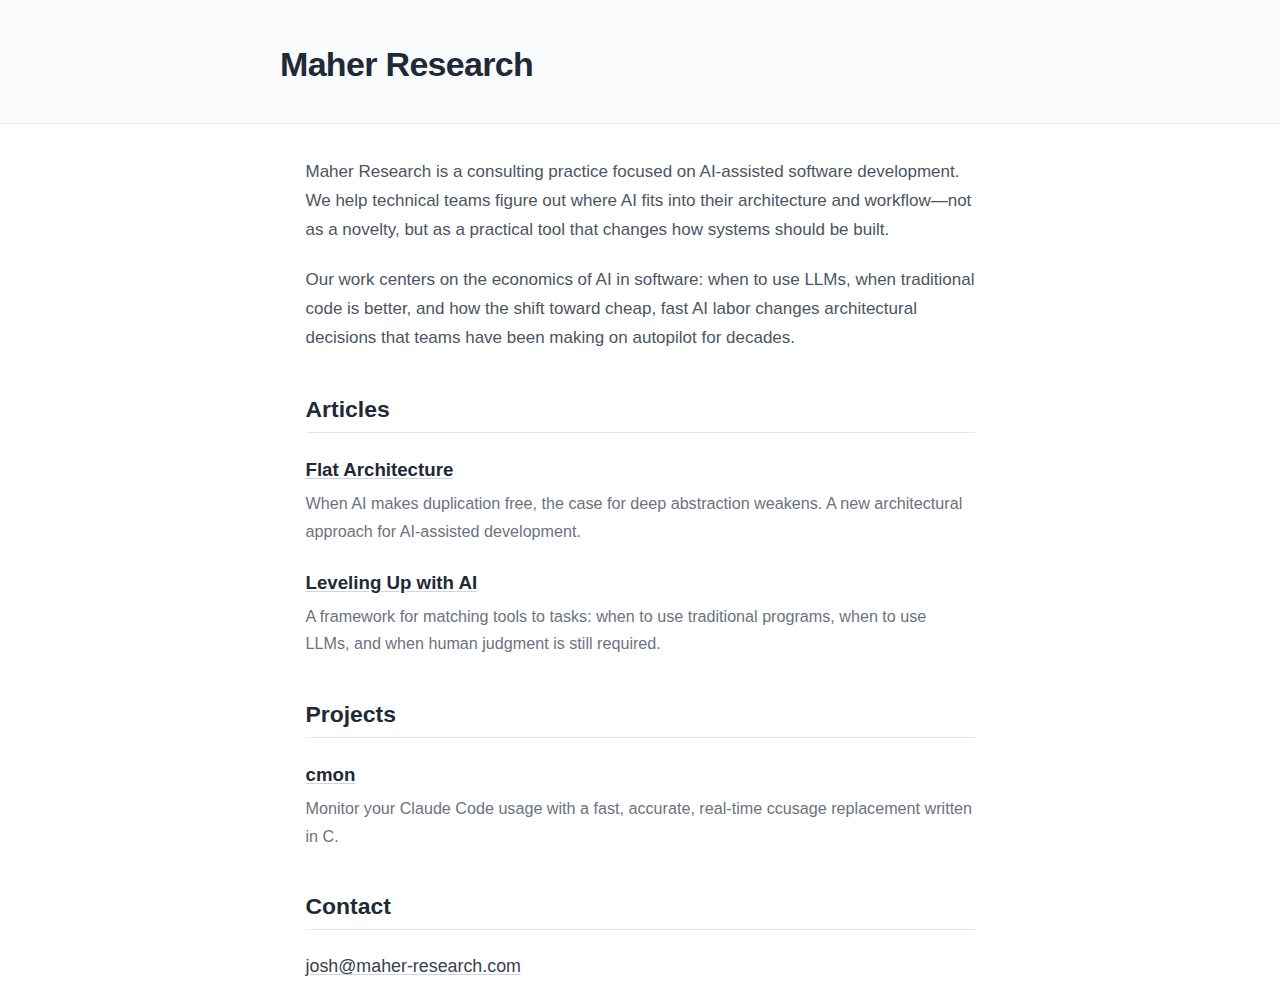
<file: index.html>
<!DOCTYPE html>
<html lang="en">
<head>
  <meta charset="utf-8">
  <meta name="viewport" content="width=device-width, initial-scale=1.0">
  <title>Maher Research</title>
  <link rel="apple-touch-icon" sizes="180x180" href="/apple-touch-icon.png">
  <link rel="icon" type="image/png" sizes="32x32" href="/favicon-32x32.png">
  <link rel="icon" type="image/png" sizes="16x16" href="/favicon-16x16.png">
  <link rel="manifest" href="/site.webmanifest">
  <link rel="stylesheet" href="style.css">
  <script>
    !function(t,e){var o,n,p,r;e.__SV||(window.posthog=e,e._i=[],e.init=function(i,s,a){function g(t,e){var o=e.split(".");2==o.length&&(t=t[o[0]],e=o[1]),t[e]=function(){t.push([e].concat(Array.prototype.slice.call(arguments,0)))}}(p=t.createElement("script")).type="text/javascript",p.async=!0,p.src=s.api_host.replace(".i.posthog.com","-assets.i.posthog.com")+"/static/array.js",(r=t.getElementsByTagName("script")[0]).parentNode.insertBefore(p,r);var u=e;for(void 0!==a?u=e[a]=[]:a="posthog",u.people=u.people||[],u.toString=function(t){var e="posthog";return"posthog"!==a&&(e+="."+a),t||(e+=" (stub)"),e},u.people.toString=function(){return u.toString(1)+".people (stub)"},o="init capture register register_once register_for_session unregister opt_out_capturing has_opted_out_capturing opt_in_capturing reset isFeatureEnabled getFeatureFlag getFeatureFlagPayload reloadFeatureFlags group identify setPersonProperties setPersonPropertiesForFlags resetPersonPropertiesForFlags setGroupPropertiesForFlags resetGroupPropertiesForFlags resetGroups onFeatureFlags addFeatureFlagsHandler onSessionId getSurveys getActiveMatchingSurveys renderSurvey canRenderSurvey getNextSurveyStep".split(" "),n=0;n<o.length;n++)g(u,o[n]);e._i.push([i,s,a])},e.__SV=1)}(document,window.posthog||[]);
    posthog.init('phc_SIb4oGoGDGSABB5q28HXuaUHVE1zIcuMQFDXg1hKwhU', {
        api_host: 'https://us.i.posthog.com',
        defaults: '2026-01-30'
    })
  </script>
  <style>
    header h1 { margin-bottom: 0.25rem; }
    header .tagline {
      max-width: 720px;
      margin: 0 auto;
      color: var(--grey-500);
      font-size: 1.1rem;
      font-weight: 400;
    }
    .articles-list {
      list-style: none;
      padding-left: 0;
    }
    .articles-list li {
      margin: 1.25rem 0;
    }
    .articles-list a {
      font-size: 1.1rem;
      font-weight: 600;
      color: var(--grey-800);
    }
    .articles-list .description {
      display: block;
      margin-top: 0.25rem;
      font-size: 0.95rem;
      color: var(--grey-500);
    }
    .contact-email {
      font-size: 1.05rem;
    }
  </style>
</head>
<body>
<header>
  <h1>Maher Research</h1>
</header>

<section>
  <p>Maher Research is a consulting practice focused on AI-assisted software development. We help technical teams figure out where AI fits into their architecture and workflow—not as a novelty, but as a practical tool that changes how systems should be built.</p>
  <p>Our work centers on the economics of AI in software: when to use LLMs, when traditional code is better, and how the shift toward cheap, fast AI labor changes architectural decisions that teams have been making on autopilot for decades.</p>
</section>

<section>
  <h2>Articles</h2>
  <ul class="articles-list">
    <li>
      <a href="flat-architecture/">Flat Architecture</a>
      <span class="description">When AI makes duplication free, the case for deep abstraction weakens. A new architectural approach for AI-assisted development.</span>
    </li>
    <li>
      <a href="task-levels/">Leveling Up with AI</a>
      <span class="description">A framework for matching tools to tasks: when to use traditional programs, when to use LLMs, and when human judgment is still required.</span>
    </li>
  </ul>
</section>

<section>
  <h2>Projects</h2>
  <ul class="articles-list">
    <li>
      <a href="https://github.com/jtmaher/cmon">cmon</a>
      <span class="description">Monitor your Claude Code usage with a fast, accurate, real-time ccusage replacement written in C.</span>
    </li>
  </ul>
</section>

<section>
  <h2>Contact</h2>
  <p class="contact-email"><a href="mailto:josh@maher-research.com">josh@maher-research.com</a></p>
</section>

</body>
</html>
</file>
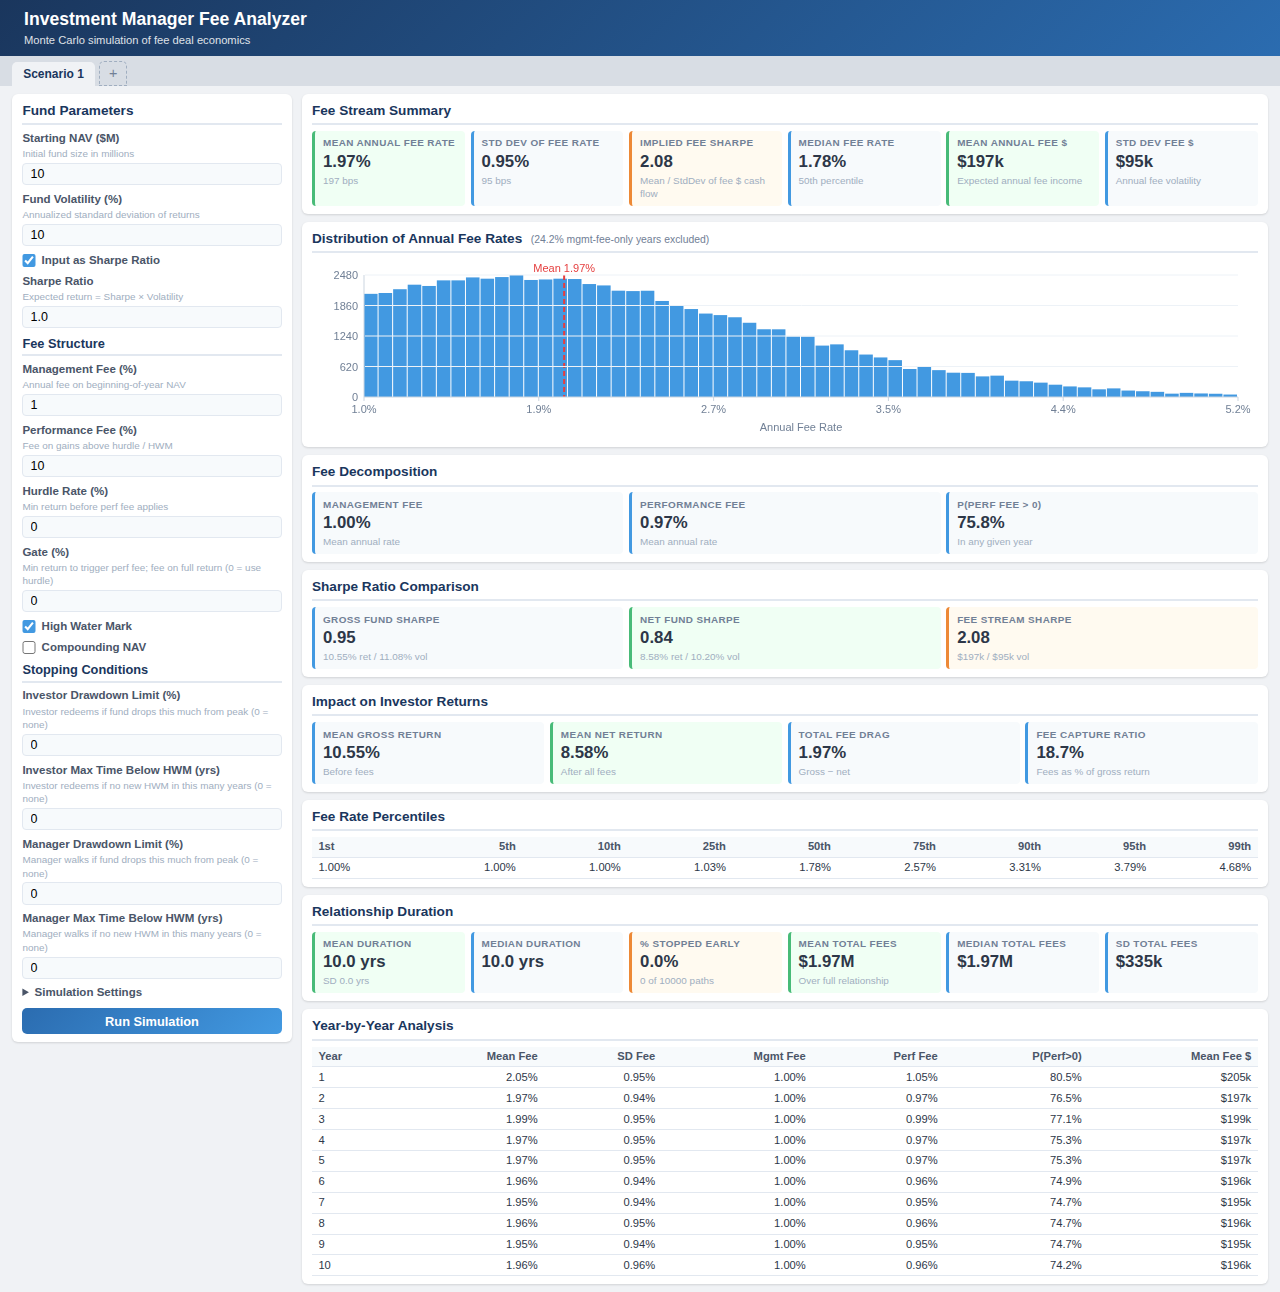
<file: fees/index.html>
<!DOCTYPE html>
<html lang="en">
<head>
<meta charset="UTF-8">
<meta name="viewport" content="width=device-width, initial-scale=1.0">
<title>Investment Manager Fee Analyzer</title>
<style>
*, *::before, *::after { box-sizing: border-box; margin: 0; padding: 0; }

body {
  font-family: -apple-system, BlinkMacSystemFont, 'Segoe UI', Roboto, 'Helvetica Neue', Arial, sans-serif;
  background: #f0f2f5;
  color: #2d3748;
  line-height: 1.35;
  min-height: 100vh;
}

header {
  background: linear-gradient(135deg, #1a365d, #2b6cb0);
  color: white;
  padding: 0.5rem 1.5rem;
  box-shadow: 0 2px 4px rgba(0,0,0,0.1);
}
header h1 { font-size: 1.1rem; font-weight: 600; }
header p { font-size: 0.7rem; opacity: 0.85; margin-top: 0.05rem; }

/* ── Tab Bar ─────────────────────────────────────────── */

.tab-bar {
  display: flex;
  align-items: flex-end;
  background: #d8dde4;
  padding: 0.35rem 0.75rem 0;
  gap: 0.25rem;
}
.tab-list {
  display: flex;
  gap: 0.25rem;
  overflow-x: auto;
}
.tab-btn {
  display: flex;
  align-items: center;
  gap: 0.35rem;
  padding: 0.3rem 0.7rem;
  background: #c3c9d1;
  border: none;
  border-radius: 5px 5px 0 0;
  font-size: 0.75rem;
  cursor: pointer;
  white-space: nowrap;
  color: #4a5568;
  transition: background 0.12s;
}
.tab-btn.active {
  background: #f0f2f5;
  color: #1a365d;
  font-weight: 600;
}
.tab-btn:hover { background: #d8dde4; }
.tab-btn.active:hover { background: #f0f2f5; }
.tab-close {
  font-size: 0.7rem;
  width: 1.1rem;
  height: 1.1rem;
  display: inline-flex;
  align-items: center;
  justify-content: center;
  border-radius: 50%;
  border: none;
  background: transparent;
  cursor: pointer;
  color: #718096;
  line-height: 1;
}
.tab-close:hover { background: rgba(229,62,62,0.15); color: #e53e3e; }
.tab-add {
  padding: 0.25rem 0.55rem;
  background: transparent;
  border: 1px dashed #a0aec0;
  border-radius: 5px 5px 0 0;
  font-size: 0.9rem;
  cursor: pointer;
  color: #718096;
  margin-bottom: 0;
  line-height: 1;
}
.tab-add:hover { background: #c3c9d1; color: #2d3748; }

.tab-content { display: none; }
.tab-content.active { display: block; }

/* ── Layout ──────────────────────────────────────────── */

.container {
  max-width: 1280px;
  margin: 0 auto;
  padding: 0.5rem 0.75rem;
}

.grid {
  display: grid;
  grid-template-columns: 280px 1fr;
  gap: 0.6rem;
  align-items: start;
}
@media (max-width: 800px) { .grid { grid-template-columns: 1fr; } }

.card {
  background: white;
  border-radius: 6px;
  box-shadow: 0 1px 3px rgba(0,0,0,0.08), 0 1px 2px rgba(0,0,0,0.06);
  padding: 0.5rem 0.65rem;
}
.card h2 {
  font-size: 0.85rem;
  font-weight: 600;
  margin-bottom: 0.35rem;
  color: #1a365d;
  border-bottom: 2px solid #e2e8f0;
  padding-bottom: 0.2rem;
}

.form-group { margin-bottom: 0.4rem; }
.form-group label {
  display: block;
  font-size: 0.72rem;
  font-weight: 600;
  color: #4a5568;
  margin-bottom: 0.05rem;
}
.form-group .hint {
  font-size: 0.62rem;
  color: #a0aec0;
  margin-bottom: 0.1rem;
}
.form-group input[type="number"] {
  width: 100%;
  padding: 0.2rem 0.45rem;
  border: 1px solid #e2e8f0;
  border-radius: 4px;
  font-size: 0.78rem;
  background: #f7fafc;
  transition: border-color 0.15s;
}
.form-group input[type="number"]:focus {
  outline: none;
  border-color: #4299e1;
  box-shadow: 0 0 0 3px rgba(66,153,225,0.15);
  background: white;
}

.checkbox-group {
  display: flex;
  align-items: center;
  gap: 0.35rem;
  margin-bottom: 0.35rem;
}
.checkbox-group input[type="checkbox"] {
  width: 0.85rem;
  height: 0.85rem;
  accent-color: #4299e1;
}
.checkbox-group label {
  font-size: 0.72rem;
  font-weight: 600;
  color: #4a5568;
}

.section-label {
  font-size: 0.8rem;
  font-weight: 600;
  color: #1a365d;
  border-bottom: 2px solid #e2e8f0;
  padding-bottom: 0.15rem;
  margin-top: 0.3rem;
  margin-bottom: 0.35rem;
}

.btn {
  width: 100%;
  padding: 0.35rem;
  background: linear-gradient(135deg, #2b6cb0, #4299e1);
  color: white;
  border: none;
  border-radius: 5px;
  font-size: 0.8rem;
  font-weight: 600;
  cursor: pointer;
  transition: opacity 0.15s;
  margin-top: 0.15rem;
}
.btn:hover { opacity: 0.9; }
.btn:active { transform: translateY(1px); }
.btn:disabled { opacity: 0.6; cursor: not-allowed; }

details summary {
  cursor: pointer;
  font-size: 0.72rem;
  font-weight: 600;
  color: #4a5568;
  margin-bottom: 0.3rem;
  user-select: none;
}
details summary:hover { color: #2b6cb0; }

.results-area {
  display: flex;
  flex-direction: column;
  gap: 0.5rem;
}

.stats-grid {
  display: grid;
  grid-template-columns: repeat(auto-fit, minmax(150px, 1fr));
  gap: 0.35rem;
}

.stat-card {
  background: #f7fafc;
  border-radius: 4px;
  padding: 0.35rem 0.5rem;
  border-left: 3px solid #4299e1;
}
.stat-card.green { border-left-color: #48bb78; background: #f0fff4; }
.stat-card.amber { border-left-color: #ed8936; background: #fffaf0; }
.stat-card.red   { border-left-color: #e53e3e; background: #fff5f5; }
.stat-card .stat-label {
  font-size: 0.62rem;
  font-weight: 600;
  color: #718096;
  text-transform: uppercase;
  letter-spacing: 0.04em;
}
.stat-card .stat-value {
  font-size: 1.05rem;
  font-weight: 700;
  color: #2d3748;
  margin-top: 0.05rem;
}
.stat-card .stat-sub {
  font-size: 0.62rem;
  color: #a0aec0;
  margin-top: 0.02rem;
}

canvas.histogram {
  width: 100%;
  height: 180px;
  display: block;
}

table {
  width: 100%;
  border-collapse: collapse;
  font-size: 0.7rem;
}
th, td {
  padding: 0.15rem 0.4rem;
  text-align: right;
  border-bottom: 1px solid #e2e8f0;
}
th {
  font-weight: 600;
  color: #4a5568;
  background: #f7fafc;
}
th:first-child, td:first-child { text-align: left; }
tr:hover td { background: #f7fafc; }

.placeholder {
  text-align: center;
  padding: 1rem;
  color: #a0aec0;
  font-size: 0.78rem;
}
</style>
</head>
<body>

<header>
  <h1>Investment Manager Fee Analyzer</h1>
  <p>Monte Carlo simulation of fee deal economics</p>
</header>

<div class="tab-bar">
  <div class="tab-list" id="tabList"></div>
  <button class="tab-add" id="tabAdd" title="Add scenario tab">+</button>
</div>

<div class="container" id="tabContainer">
</div>

<template id="gridTemplate">
<div class="grid">

  <!-- ===== Input Panel ===== -->
  <div>
    <div class="card">
      <h2>Fund Parameters</h2>

      <div class="form-group">
        <label>Starting NAV ($M)</label>
        <div class="hint">Initial fund size in millions</div>
        <input type="number" id="startNav" value="10" step="1" min="0.1">
      </div>
      <div class="form-group">
        <label>Fund Volatility (%)</label>
        <div class="hint">Annualized standard deviation of returns</div>
        <input type="number" id="vol" value="10" step="0.5" min="0">
      </div>
      <div class="checkbox-group">
        <input type="checkbox" id="useSharpe" checked>
        <label>Input as Sharpe Ratio</label>
      </div>
      <div class="form-group" id="alphaGroup" style="display:none;">
        <label>Expected Return / Alpha (%)</label>
        <div class="hint">Annualized expected gross return</div>
        <input type="number" id="alpha" value="10" step="0.5">
      </div>
      <div class="form-group" id="sharpeGroup">
        <label>Sharpe Ratio</label>
        <div class="hint">Expected return = Sharpe × Volatility</div>
        <input type="number" id="sharpeInput" value="1.0" step="0.05">
      </div>

      <div class="section-label">Fee Structure</div>

      <div class="form-group">
        <label>Management Fee (%)</label>
        <div class="hint">Annual fee on beginning-of-year NAV</div>
        <input type="number" id="mgmtFee" value="1" step="0.25" min="0">
      </div>
      <div class="form-group">
        <label>Performance Fee (%)</label>
        <div class="hint">Fee on gains above hurdle / HWM</div>
        <input type="number" id="perfFee" value="10" step="1" min="0">
      </div>
      <div class="form-group">
        <label>Hurdle Rate (%)</label>
        <div class="hint">Min return before perf fee applies</div>
        <input type="number" id="hurdle" value="0" step="0.5" min="0">
      </div>
      <div class="form-group">
        <label>Gate (%)</label>
        <div class="hint">Min return to trigger perf fee; fee on full return (0 = use hurdle)</div>
        <input type="number" id="gate" value="0" step="0.5" min="0">
      </div>
      <div class="checkbox-group">
        <input type="checkbox" id="hwm" checked>
        <label>High Water Mark</label>
      </div>
      <div class="checkbox-group">
        <input type="checkbox" id="compounding">
        <label>Compounding NAV</label>
      </div>
      <div class="section-label">Stopping Conditions</div>

      <div class="form-group">
        <label>Investor Drawdown Limit (%)</label>
        <div class="hint">Investor redeems if fund drops this much from peak (0 = none)</div>
        <input type="number" id="invDD" value="0" step="5" min="0" max="100">
      </div>
      <div class="form-group">
        <label>Investor Max Time Below HWM (yrs)</label>
        <div class="hint">Investor redeems if no new HWM in this many years (0 = none)</div>
        <input type="number" id="invHWMTime" value="0" step="1" min="0">
      </div>
      <div class="form-group">
        <label>Manager Drawdown Limit (%)</label>
        <div class="hint">Manager walks if fund drops this much from peak (0 = none)</div>
        <input type="number" id="mgrDD" value="0" step="5" min="0" max="100">
      </div>
      <div class="form-group">
        <label>Manager Max Time Below HWM (yrs)</label>
        <div class="hint">Manager walks if no new HWM in this many years (0 = none)</div>
        <input type="number" id="mgrHWMTime" value="0" step="1" min="0">
      </div>

      <details>
        <summary>Simulation Settings</summary>
        <div class="form-group">
          <label>Number of Simulations</label>
          <input type="number" id="numSims" value="10000" step="1000" min="100" max="100000">
        </div>
        <div class="form-group">
          <label>Years per Simulation</label>
          <input type="number" id="numYears" value="10" step="1" min="1" max="50">
        </div>
      </details>

      <button class="btn" id="runBtn">Run Simulation</button>
    </div>
  </div>

  <!-- ===== Results Panel ===== -->
  <div class="results-area">

    <div class="card">
      <div class="placeholder" id="placeholder">
        Configure parameters and click <strong>Run Simulation</strong> to see results.
      </div>
      <div id="summarySection" style="display:none;">
        <h2>Fee Stream Summary</h2>
        <div class="stats-grid" id="summaryGrid"></div>
      </div>
    </div>

    <div class="card" id="histCard" style="display:none;">
      <h2>Distribution of Annual Fee Rates <span id="zeroFeeLabel" style="font-size:0.65rem;font-weight:400;color:#718096;margin-left:0.3rem;"></span></h2>
      <canvas class="histogram" id="histogram"></canvas>
    </div>

    <div class="card" id="decompCard" style="display:none;">
      <h2>Fee Decomposition</h2>
      <div class="stats-grid" id="decompGrid"></div>
    </div>

    <div class="card" id="sharpeCard" style="display:none;">
      <h2>Sharpe Ratio Comparison</h2>
      <div class="stats-grid" id="sharpeGrid"></div>
    </div>

    <div class="card" id="investorCard" style="display:none;">
      <h2>Impact on Investor Returns</h2>
      <div class="stats-grid" id="investorGrid"></div>
    </div>

    <div class="card" id="percCard" style="display:none;">
      <h2>Fee Rate Percentiles</h2>
      <div style="overflow-x:auto;"><table id="percTable"></table></div>
    </div>

    <div class="card" id="stopCard" style="display:none;">
      <h2>Relationship Duration</h2>
      <div class="stats-grid" id="stopGrid"></div>
    </div>

    <div class="card" id="stopHistCard" style="display:none;">
      <h2>Distribution of Relationship Duration</h2>
      <canvas id="durHistogram" style="width:100%;height:150px;display:block;"></canvas>
    </div>

    <div class="card" id="yearCard" style="display:none;">
      <h2>Year-by-Year Analysis</h2>
      <div style="overflow-x:auto;"><table id="yearTable"></table></div>
    </div>

  </div>
</div>
</template>

<script>
/* ── Scoped element helper ────────────────────────────── */

function el(container, id) {
  return container.querySelector('#' + id);
}

/* ── Utilities ─────────────────────────────────────────── */

// Box-Muller normal random
function normalRandom() {
  let u1;
  do { u1 = Math.random(); } while (u1 === 0);
  const u2 = Math.random();
  return Math.sqrt(-2 * Math.log(u1)) * Math.cos(2 * Math.PI * u2);
}

function percentile(sorted, p) {
  const idx = (p / 100) * (sorted.length - 1);
  const lo = Math.floor(idx);
  const hi = Math.ceil(idx);
  if (lo === hi) return sorted[lo];
  return sorted[lo] * (1 - (idx - lo)) + sorted[hi] * (idx - lo);
}

function mean(arr) {
  let s = 0;
  for (let i = 0; i < arr.length; i++) s += arr[i];
  return s / arr.length;
}

function std(arr) {
  const m = mean(arr);
  let s = 0;
  for (let i = 0; i < arr.length; i++) s += (arr[i] - m) * (arr[i] - m);
  return Math.sqrt(s / arr.length);
}

function fmt(v, d) { return (v * 100).toFixed(d === undefined ? 2 : d) + '%'; }
function fmtN(v, d) { return v.toFixed(d === undefined ? 2 : d); }
function fmtDol(m) {
  if (Math.abs(m) >= 1) return '$' + m.toFixed(2) + 'M';
  return '$' + (m * 1000).toFixed(0) + 'k';
}

function statCard(label, value, sub, cls) {
  const c = cls ? ' ' + cls : '';
  return '<div class="stat-card' + c + '">'
    + '<div class="stat-label">' + label + '</div>'
    + '<div class="stat-value">' + value + '</div>'
    + (sub ? '<div class="stat-sub">' + sub + '</div>' : '')
    + '</div>';
}

/* ── Monte Carlo Simulation ────────────────────────────── */

function runSimulation(container) {
  const startNavM   = parseFloat(el(container, 'startNav').value);
  const vol         = parseFloat(el(container, 'vol').value) / 100;
  const useSharpe   = el(container, 'useSharpe').checked;
  const alpha       = useSharpe
    ? parseFloat(el(container, 'sharpeInput').value) * vol
    : parseFloat(el(container, 'alpha').value) / 100;
  const mgmtFeeRate = parseFloat(el(container, 'mgmtFee').value) / 100;
  const perfFeeRate = parseFloat(el(container, 'perfFee').value) / 100;
  const hurdleRate  = parseFloat(el(container, 'hurdle').value) / 100;
  const gateRate    = parseFloat(el(container, 'gate').value) / 100;
  const useHWM      = el(container, 'hwm').checked;
  const compounding = el(container, 'compounding').checked;
  const numSims     = parseInt(el(container, 'numSims').value);
  const numYears    = parseInt(el(container, 'numYears').value);

  // Stopping conditions (0 = disabled)
  const invDD       = parseFloat(el(container, 'invDD').value) / 100;
  const invHWMTime  = parseInt(el(container, 'invHWMTime').value) || 0;
  const mgrDD       = parseFloat(el(container, 'mgrDD').value) / 100;
  const mgrHWMTime  = parseInt(el(container, 'mgrHWMTime').value) || 0;
  const hasStops    = invDD > 0 || invHWMTime > 0 || mgrDD > 0 || mgrHWMTime > 0;

  const drift = alpha - 0.5 * vol * vol; // log-normal drift

  const scale = startNavM / 100; // sim runs at NAV=100, scale to $M

  // Flat arrays for all annual observations (sized to max possible)
  const maxObs = numSims * numYears;
  const allFee   = new Float64Array(maxObs);
  const allMgmt  = new Float64Array(maxObs);
  const allPerf  = new Float64Array(maxObs);
  const allGross = new Float64Array(maxObs);
  const allNet   = new Float64Array(maxObs);
  const allFeeDol = new Float64Array(maxObs);

  // Year-level accumulators (count how many sims are alive each year)
  const yrFeeSum   = new Float64Array(numYears);
  const yrFeeSqSum = new Float64Array(numYears);
  const yrMgmtSum  = new Float64Array(numYears);
  const yrPerfSum  = new Float64Array(numYears);
  const yrPerfCnt  = new Uint32Array(numYears);
  const yrFeeDolSum = new Float64Array(numYears);
  const yrAlive     = new Uint32Array(numYears); // sims still running in year y

  // Per-path stopping data
  const pathDurations = new Float64Array(numSims);  // years survived
  const pathTotalDol  = new Float64Array(numSims);  // cumulative fee $
  const pathStopReason = new Uint8Array(numSims);   // 0=ran full, 1=invDD, 2=invHWM, 3=mgrDD, 4=mgrHWM

  let idx = 0;

  for (let s = 0; s < numSims; s++) {
    let nav = 100;
    let hwm = 100;
    let yrsSinceHWM = 0;
    let cumFeeDol = 0;
    let stopped = false;
    let cumulativePnL = 0;  // cumulative net P&L for non-compounding HWM
    let hwmPnL = 0;         // highest cumulative P&L (P&L-based HWM)

    for (let y = 0; y < numYears; y++) {
      const navBegin = nav;

      // Log-normal annual return
      const z = normalRandom();
      const grossReturn = Math.exp(drift + vol * z) - 1;
      const navGross = navBegin * (1 + grossReturn);

      // Management fee on beginning NAV
      const mgmtFee = mgmtFeeRate * navBegin;
      const navAfterMgmt = navGross - mgmtFee;

      // Performance fee
      let perfFee = 0;

      if (gateRate > 0) {
        if (grossReturn >= gateRate) {
          let perfFeeBase = grossReturn * navBegin;
          if (useHWM) {
            if (compounding) {
              perfFeeBase = Math.min(perfFeeBase, Math.max(0, navAfterMgmt - hwm));
            } else {
              const deficit = Math.max(0, hwmPnL - cumulativePnL);
              perfFeeBase = Math.min(perfFeeBase, Math.max(0, (navAfterMgmt - navBegin) - deficit));
            }
          }
          perfFee = perfFeeRate * perfFeeBase;
        }
      } else {
        let threshold;
        if (useHWM) {
          if (compounding) {
            threshold = Math.max(hwm, navBegin * (1 + hurdleRate));
          } else {
            const deficit = Math.max(0, hwmPnL - cumulativePnL);
            threshold = navBegin * (1 + hurdleRate) + deficit;
          }
        } else {
          threshold = navBegin * (1 + hurdleRate);
        }
        perfFee = perfFeeRate * Math.max(0, navAfterMgmt - threshold);
      }

      let totalFee = mgmtFee + perfFee;
      let navEnd = navGross - totalFee;

      // Prevent NAV going negative
      if (navEnd < 0) {
        if (navGross > 0) {
          perfFee = Math.max(0, navGross - mgmtFee);
          totalFee = navGross;
        } else {
          perfFee = 0;
          totalFee = 0;
        }
        navEnd = 0.001;
      }

      const feeRate  = totalFee / navBegin;
      const mgmtRate = mgmtFeeRate;
      const perfRate = perfFee / navBegin;
      const netRet   = (navEnd - navBegin) / navBegin;
      const feeDol   = totalFee * scale;

      allFee[idx]    = feeRate;
      allMgmt[idx]   = mgmtRate;
      allPerf[idx]   = perfRate;
      allGross[idx]  = grossReturn;
      allNet[idx]    = netRet;
      allFeeDol[idx] = feeDol;

      yrFeeSum[y]   += feeRate;
      yrFeeSqSum[y] += feeRate * feeRate;
      yrMgmtSum[y]  += mgmtRate;
      yrPerfSum[y]  += perfRate;
      if (perfRate > 1e-8) yrPerfCnt[y]++;
      yrFeeDolSum[y] += feeDol;
      yrAlive[y]++;

      idx++;
      cumFeeDol += feeDol;

      // Advance state
      nav = compounding ? navEnd : 100;
      if (compounding) {
        if (navEnd > hwm) {
          hwm = navEnd;
          yrsSinceHWM = 0;
        } else {
          yrsSinceHWM++;
        }
      } else {
        const yearNetPnL = navEnd - navBegin;
        cumulativePnL += yearNetPnL;
        if (cumulativePnL > hwmPnL) {
          hwmPnL = cumulativePnL;
          yrsSinceHWM = 0;
        } else {
          yrsSinceHWM++;
        }
      }

      // Check stopping conditions (evaluated at end of year)
      if (hasStops) {
        let dd;
        if (compounding) {
          dd = (hwm - nav) / hwm;
        } else {
          const peakEquity = 100 + hwmPnL;
          const currentEquity = 100 + cumulativePnL;
          dd = peakEquity > 0 ? (peakEquity - currentEquity) / peakEquity : 0;
        }
        if (invDD > 0 && dd >= invDD) {
          pathDurations[s] = y + 1; pathTotalDol[s] = cumFeeDol; pathStopReason[s] = 1; stopped = true; break;
        }
        if (invHWMTime > 0 && yrsSinceHWM >= invHWMTime) {
          pathDurations[s] = y + 1; pathTotalDol[s] = cumFeeDol; pathStopReason[s] = 2; stopped = true; break;
        }
        if (mgrDD > 0 && dd >= mgrDD) {
          pathDurations[s] = y + 1; pathTotalDol[s] = cumFeeDol; pathStopReason[s] = 3; stopped = true; break;
        }
        if (mgrHWMTime > 0 && yrsSinceHWM >= mgrHWMTime) {
          pathDurations[s] = y + 1; pathTotalDol[s] = cumFeeDol; pathStopReason[s] = 4; stopped = true; break;
        }
      }
    }

    if (!stopped) {
      pathDurations[s] = numYears;
      pathTotalDol[s]  = cumFeeDol;
      pathStopReason[s] = 0;
    }
  }

  // Trim arrays to actual observation count
  const trimFee   = allFee.subarray(0, idx);
  const trimMgmt  = allMgmt.subarray(0, idx);
  const trimPerf  = allPerf.subarray(0, idx);
  const trimGross = allGross.subarray(0, idx);
  const trimNet   = allNet.subarray(0, idx);
  const trimDol   = allFeeDol.subarray(0, idx);

  // Aggregate statistics
  const meanFee   = mean(trimFee);
  const sdFee     = std(trimFee);

  const meanFeeDol = mean(trimDol);
  const sdFeeDol   = std(trimDol);

  const feeSharpe  = sdFeeDol > 0 ? meanFeeDol / sdFeeDol : Infinity;

  const meanMgmt  = mean(trimMgmt);
  const meanPerf  = mean(trimPerf);

  const meanGross = mean(trimGross);
  const sdGross   = std(trimGross);
  const meanNet   = mean(trimNet);
  const sdNet     = std(trimNet);

  const grossSharpe = sdGross > 0 ? meanGross / sdGross : Infinity;
  const netSharpe   = sdNet   > 0 ? meanNet   / sdNet   : Infinity;

  const feeDrag    = meanGross - meanNet;
  const pctCapture = meanGross > 0 ? (feeDrag / meanGross) * 100 : 0;

  const perfProb = trimPerf.reduce((c, v) => c + (v > 1e-8 ? 1 : 0), 0) / idx;

  // Sorted for percentiles
  const sortedFee = Array.from(trimFee).sort((a, b) => a - b);
  const pctiles = [1, 5, 10, 25, 50, 75, 90, 95, 99].map(p => ({
    p, value: percentile(sortedFee, p)
  }));

  // Year-by-year (use yrAlive for denominator)
  const yearlyStats = [];
  for (let y = 0; y < numYears; y++) {
    const n = yrAlive[y] || 1;
    const mf = yrFeeSum[y] / n;
    const vf = (yrFeeSqSum[y] / n) - mf * mf;
    yearlyStats.push({
      year: y + 1,
      alive: yrAlive[y],
      meanFee: mf,
      sdFee: Math.sqrt(Math.max(0, vf)),
      meanMgmt: yrMgmtSum[y] / n,
      meanPerf: yrPerfSum[y] / n,
      perfProb: yrPerfCnt[y] / n,
      meanFeeDol: yrFeeDolSum[y] / n
    });
  }

  // Stopping condition stats
  const meanDuration    = mean(pathDurations);
  const sdDuration      = std(pathDurations);
  const sortedDur       = Array.from(pathDurations).sort((a, b) => a - b);
  const medianDuration  = percentile(sortedDur, 50);
  const meanTotalDol    = mean(pathTotalDol);
  const sdTotalDol      = std(pathTotalDol);
  const sortedTotDol    = Array.from(pathTotalDol).sort((a, b) => a - b);
  const medianTotalDol  = percentile(sortedTotDol, 50);
  const pctStopped      = pathStopReason.reduce((c, v) => c + (v > 0 ? 1 : 0), 0) / numSims;

  // Count by stop reason
  const stopCounts = [0, 0, 0, 0, 0]; // 0=full, 1=invDD, 2=invHWM, 3=mgrDD, 4=mgrHWM
  for (let i = 0; i < numSims; i++) stopCounts[pathStopReason[i]]++;

  return {
    allFeeRates: trimFee, allPerfRates: trimPerf,
    meanFee, sdFee, feeSharpe,
    meanMgmt, meanPerf, perfProb,
    meanFeeDol, sdFeeDol,
    meanGross, sdGross, grossSharpe,
    meanNet, sdNet, netSharpe,
    feeDrag, pctCapture,
    pctiles, yearlyStats,
    numSims, numYears, startNavM, hasStops,
    pathDurations, meanDuration, sdDuration, medianDuration,
    pathTotalDol, meanTotalDol, sdTotalDol, medianTotalDol,
    pctStopped, stopCounts
  };
}

/* ── Histogram Drawing ─────────────────────────────────── */

function drawHistogram(canvas, zeroFeeLabel, data, perfData, meanVal) {
  // Exclude mgmt-fee-only observations (perf fee ~ 0) from histogram
  const EPS = 1e-8;
  const nonZero = [];
  let zeroCount = 0;
  for (let i = 0; i < data.length; i++) {
    if (perfData[i] <= EPS) zeroCount++;
    else nonZero.push(data[i]);
  }
  const zeroPct = (zeroCount / data.length * 100).toFixed(1);
  zeroFeeLabel.textContent =
    zeroCount > 0 ? '(' + zeroPct + '% mgmt-fee-only years excluded)' : '';

  const dpr = window.devicePixelRatio || 1;
  const cssW = canvas.clientWidth;
  const cssH = canvas.clientHeight;
  canvas.width = cssW * dpr;
  canvas.height = cssH * dpr;
  const ctx = canvas.getContext('2d');
  ctx.scale(dpr, dpr);
  ctx.clearRect(0, 0, cssW, cssH);

  if (nonZero.length === 0) {
    ctx.fillStyle = '#a0aec0';
    ctx.font = '14px -apple-system, sans-serif';
    ctx.textAlign = 'center';
    ctx.fillText('All observations are zero-fee', cssW / 2, cssH / 2);
    return;
  }

  // Use 1st-99th percentile range of non-zero data for display
  const sorted = nonZero.sort((a, b) => a - b);
  const lo = percentile(sorted, 0.5);
  const hi = percentile(sorted, 99.5);
  const range = hi - lo || 0.01;

  const bins = 60;
  const binW = range / bins;
  const counts = new Uint32Array(bins);
  for (let i = 0; i < sorted.length; i++) {
    if (sorted[i] >= lo && sorted[i] <= hi) {
      const b = Math.min(Math.floor((sorted[i] - lo) / binW), bins - 1);
      counts[b]++;
    }
  }

  let maxC = 0;
  for (let i = 0; i < bins; i++) if (counts[i] > maxC) maxC = counts[i];

  const pad = { t: 16, r: 20, b: 42, l: 52 };
  const pw = cssW - pad.l - pad.r;
  const ph = cssH - pad.t - pad.b;
  const bw = pw / bins;

  // Bars
  for (let i = 0; i < bins; i++) {
    const bh = maxC > 0 ? (counts[i] / maxC) * ph : 0;
    ctx.fillStyle = '#4299e1';
    ctx.fillRect(pad.l + i * bw, pad.t + ph - bh, Math.max(bw - 1, 1), bh);
  }

  // Mean line
  if (meanVal >= lo && meanVal <= hi) {
    const mx = pad.l + ((meanVal - lo) / range) * pw;
    ctx.strokeStyle = '#e53e3e';
    ctx.lineWidth = 2;
    ctx.setLineDash([5, 3]);
    ctx.beginPath(); ctx.moveTo(mx, pad.t); ctx.lineTo(mx, pad.t + ph); ctx.stroke();
    ctx.setLineDash([]);
    ctx.fillStyle = '#e53e3e';
    ctx.font = '11px -apple-system, sans-serif';
    ctx.textAlign = 'center';
    ctx.fillText('Mean ' + fmt(meanVal), mx, pad.t - 3);
  }

  // Axes
  ctx.strokeStyle = '#cbd5e0'; ctx.lineWidth = 1;
  ctx.beginPath(); ctx.moveTo(pad.l, pad.t + ph); ctx.lineTo(pad.l + pw, pad.t + ph); ctx.stroke();
  ctx.beginPath(); ctx.moveTo(pad.l, pad.t); ctx.lineTo(pad.l, pad.t + ph); ctx.stroke();

  // X labels
  ctx.fillStyle = '#718096'; ctx.font = '11px -apple-system, sans-serif'; ctx.textAlign = 'center';
  for (let i = 0; i <= 5; i++) {
    const v = lo + range * i / 5;
    const x = pad.l + pw * i / 5;
    ctx.fillText(fmt(v, 1), x, pad.t + ph + 16);
    ctx.beginPath(); ctx.moveTo(x, pad.t + ph); ctx.lineTo(x, pad.t + ph + 4); ctx.stroke();
  }
  ctx.font = '11px -apple-system, sans-serif';
  ctx.fillText('Annual Fee Rate', pad.l + pw / 2, pad.t + ph + 34);

  // Y labels
  ctx.textAlign = 'right';
  for (let i = 0; i <= 4; i++) {
    const v = Math.round(maxC * i / 4);
    const y = pad.t + ph - ph * i / 4;
    ctx.fillText(v, pad.l - 6, y + 4);
    if (i > 0) {
      ctx.strokeStyle = '#edf2f7';
      ctx.beginPath(); ctx.moveTo(pad.l + 1, y); ctx.lineTo(pad.l + pw, y); ctx.stroke();
      ctx.strokeStyle = '#cbd5e0';
    }
  }
}

function drawDurHistogram(canvas, durations, numYears) {
  const dpr = window.devicePixelRatio || 1;
  const cssW = canvas.clientWidth;
  const cssH = canvas.clientHeight;
  canvas.width = cssW * dpr;
  canvas.height = cssH * dpr;
  const ctx = canvas.getContext('2d');
  ctx.scale(dpr, dpr);
  ctx.clearRect(0, 0, cssW, cssH);

  // One bin per year (1..numYears)
  const counts = new Uint32Array(numYears);
  for (let i = 0; i < durations.length; i++) {
    const yr = Math.round(durations[i]);
    if (yr >= 1 && yr <= numYears) counts[yr - 1]++;
  }

  let maxC = 0;
  for (let i = 0; i < numYears; i++) if (counts[i] > maxC) maxC = counts[i];

  const pad = { t: 16, r: 20, b: 42, l: 52 };
  const pw = cssW - pad.l - pad.r;
  const ph = cssH - pad.t - pad.b;
  const bw = pw / numYears;

  for (let i = 0; i < numYears; i++) {
    const bh = maxC > 0 ? (counts[i] / maxC) * ph : 0;
    ctx.fillStyle = '#48bb78';
    ctx.fillRect(pad.l + i * bw, pad.t + ph - bh, Math.max(bw - 1, 1), bh);
  }

  // Axes
  ctx.strokeStyle = '#cbd5e0'; ctx.lineWidth = 1;
  ctx.beginPath(); ctx.moveTo(pad.l, pad.t + ph); ctx.lineTo(pad.l + pw, pad.t + ph); ctx.stroke();
  ctx.beginPath(); ctx.moveTo(pad.l, pad.t); ctx.lineTo(pad.l, pad.t + ph); ctx.stroke();

  // X labels
  ctx.fillStyle = '#718096'; ctx.font = '11px -apple-system, sans-serif'; ctx.textAlign = 'center';
  const step = numYears <= 20 ? 1 : Math.ceil(numYears / 10);
  for (let i = 0; i < numYears; i += step) {
    const x = pad.l + (i + 0.5) * bw;
    ctx.fillText((i + 1).toString(), x, pad.t + ph + 16);
  }
  ctx.fillText('Years', pad.l + pw / 2, pad.t + ph + 34);

  // Y labels
  ctx.textAlign = 'right';
  for (let i = 0; i <= 4; i++) {
    const v = Math.round(maxC * i / 4);
    const y = pad.t + ph - ph * i / 4;
    ctx.fillText(v, pad.l - 6, y + 4);
    if (i > 0) {
      ctx.strokeStyle = '#edf2f7';
      ctx.beginPath(); ctx.moveTo(pad.l + 1, y); ctx.lineTo(pad.l + pw, y); ctx.stroke();
      ctx.strokeStyle = '#cbd5e0';
    }
  }
}

/* ── Display Results ───────────────────────────────────── */

function runAndDisplay(tab) {
  const container = tab.container;
  const btn = el(container, 'runBtn');
  btn.disabled = true;
  btn.textContent = 'Simulating\u2026';

  setTimeout(() => {
    try {
      const r = runSimulation(container);
      tab.cachedResults = r;

      // Summary
      el(container, 'placeholder').style.display = 'none';
      const ss = el(container, 'summarySection');
      ss.style.display = 'block';
      el(container, 'summaryGrid').innerHTML =
        statCard('Mean Annual Fee Rate', fmt(r.meanFee), (r.meanFee * 10000).toFixed(0) + ' bps', 'green') +
        statCard('Std Dev of Fee Rate', fmt(r.sdFee), (r.sdFee * 10000).toFixed(0) + ' bps') +
        statCard('Implied Fee Sharpe', r.feeSharpe > 100 ? '\u221E' : fmtN(r.feeSharpe), 'Mean / StdDev of fee $ cash flow', 'amber') +
        statCard('Median Fee Rate', fmt(r.pctiles[4].value), '50th percentile') +
        statCard('Mean Annual Fee $', fmtDol(r.meanFeeDol), 'Expected annual fee income', 'green') +
        statCard('Std Dev Fee $', fmtDol(r.sdFeeDol), 'Annual fee volatility');

      // Histogram
      el(container, 'histCard').style.display = 'block';
      requestAnimationFrame(() => drawHistogram(
        el(container, 'histogram'),
        el(container, 'zeroFeeLabel'),
        r.allFeeRates, r.allPerfRates, r.meanFee
      ));

      // Decomposition
      el(container, 'decompCard').style.display = 'block';
      el(container, 'decompGrid').innerHTML =
        statCard('Management Fee', fmt(r.meanMgmt), 'Mean annual rate') +
        statCard('Performance Fee', fmt(r.meanPerf), 'Mean annual rate') +
        statCard('P(Perf Fee > 0)', fmt(r.perfProb, 1), 'In any given year');

      // Sharpe comparison
      el(container, 'sharpeCard').style.display = 'block';
      el(container, 'sharpeGrid').innerHTML =
        statCard('Gross Fund Sharpe', fmtN(r.grossSharpe), fmt(r.meanGross) + ' ret / ' + fmt(r.sdGross) + ' vol') +
        statCard('Net Fund Sharpe', fmtN(r.netSharpe), fmt(r.meanNet) + ' ret / ' + fmt(r.sdNet) + ' vol', r.netSharpe < 0 ? 'red' : 'green') +
        statCard('Fee Stream Sharpe', r.feeSharpe > 100 ? '\u221E' : fmtN(r.feeSharpe), fmtDol(r.meanFeeDol) + ' / ' + fmtDol(r.sdFeeDol) + ' vol', 'amber');

      // Investor impact
      el(container, 'investorCard').style.display = 'block';
      el(container, 'investorGrid').innerHTML =
        statCard('Mean Gross Return', fmt(r.meanGross), 'Before fees') +
        statCard('Mean Net Return', fmt(r.meanNet), 'After all fees', r.meanNet < 0 ? 'red' : 'green') +
        statCard('Total Fee Drag', fmt(r.feeDrag), 'Gross \u2212 net') +
        statCard('Fee Capture Ratio', fmtN(r.pctCapture, 1) + '%', 'Fees as % of gross return');

      // Percentiles
      el(container, 'percCard').style.display = 'block';
      let ph = '<thead><tr>';
      r.pctiles.forEach(p => ph += '<th>' + p.p + (p.p === 1 ? 'st' : p.p === 2 ? 'nd' : p.p === 3 ? 'rd' : 'th') + '</th>');
      ph += '</tr></thead><tbody><tr>';
      r.pctiles.forEach(p => ph += '<td>' + fmt(p.value) + '</td>');
      ph += '</tr></tbody>';
      el(container, 'percTable').innerHTML = ph;

      // Relationship duration
      const stopNames = ['Ran full term', 'Investor DD limit', 'Investor HWM timeout', 'Manager DD limit', 'Manager HWM timeout'];
      el(container, 'stopCard').style.display = 'block';
      let stopHtml =
        statCard('Mean Duration', fmtN(r.meanDuration, 1) + ' yrs', 'SD ' + fmtN(r.sdDuration, 1) + ' yrs', 'green') +
        statCard('Median Duration', fmtN(r.medianDuration, 1) + ' yrs', '') +
        statCard('% Stopped Early', fmt(r.pctStopped, 1), (r.numSims - r.stopCounts[0]) + ' of ' + r.numSims + ' paths', r.pctStopped > 0.5 ? 'red' : 'amber') +
        statCard('Mean Total Fees', fmtDol(r.meanTotalDol), 'Over full relationship', 'green') +
        statCard('Median Total Fees', fmtDol(r.medianTotalDol), '') +
        statCard('SD Total Fees', fmtDol(r.sdTotalDol), '');
      for (let i = 1; i <= 4; i++) {
        if (r.stopCounts[i] > 0) {
          stopHtml += statCard(stopNames[i], fmt(r.stopCounts[i] / r.numSims, 1), r.stopCounts[i] + ' paths');
        }
      }
      el(container, 'stopGrid').innerHTML = stopHtml;

      el(container, 'stopHistCard').style.display = r.hasStops ? 'block' : 'none';
      if (r.hasStops) {
        requestAnimationFrame(() => drawDurHistogram(
          el(container, 'durHistogram'),
          r.pathDurations, r.numYears
        ));
      }

      // Year-by-year
      el(container, 'yearCard').style.display = 'block';
      const aliveCol = r.hasStops ? '<th>Alive</th>' : '';
      let yh = '<thead><tr><th>Year</th>' + aliveCol + '<th>Mean Fee</th><th>SD Fee</th><th>Mgmt Fee</th><th>Perf Fee</th><th>P(Perf&gt;0)</th><th>Mean Fee $</th></tr></thead><tbody>';
      r.yearlyStats.forEach(ys => {
        const aliveCell = r.hasStops ? '<td>' + ys.alive + '</td>' : '';
        yh += '<tr><td>' + ys.year + '</td>' + aliveCell + '<td>' + fmt(ys.meanFee) + '</td><td>' + fmt(ys.sdFee) + '</td><td>' + fmt(ys.meanMgmt) + '</td><td>' + fmt(ys.meanPerf) + '</td><td>' + fmt(ys.perfProb, 1) + '</td><td>' + fmtDol(ys.meanFeeDol) + '</td></tr>';
      });
      yh += '</tbody>';
      el(container, 'yearTable').innerHTML = yh;

    } catch (e) {
      alert('Simulation error: ' + e.message);
      console.error(e);
    }

    btn.disabled = false;
    btn.textContent = 'Run Simulation';
  }, 30);
}

/* ── Tab Management ────────────────────────────────────── */

const tabs = [];
let activeTabId = null;
let nextTabId = 1;
const templateEl = document.getElementById('gridTemplate');

function createTab() {
  const id = nextTabId++;

  const content = document.createElement('div');
  content.className = 'tab-content';
  content.dataset.tabId = id;
  content.appendChild(templateEl.content.cloneNode(true));
  document.getElementById('tabContainer').appendChild(content);

  const tab = {
    id: id,
    container: content,
    cachedResults: null,
    debounceTimer: null
  };
  tabs.push(tab);

  // Wire up input listeners (debounced auto-run)
  content.querySelectorAll('input[type="number"], input[type="checkbox"]').forEach(input => {
    const handler = () => {
      clearTimeout(tab.debounceTimer);
      tab.debounceTimer = setTimeout(() => runAndDisplay(tab), 300);
    };
    input.addEventListener('input', handler);
    input.addEventListener('change', handler);
  });

  // Wire up Sharpe/ER toggle
  el(content, 'useSharpe').addEventListener('change', () => {
    const on = el(content, 'useSharpe').checked;
    const volVal = parseFloat(el(content, 'vol').value) / 100;
    if (on) {
      const er = parseFloat(el(content, 'alpha').value) / 100;
      el(content, 'sharpeInput').value = volVal > 0 ? (er / volVal).toFixed(2) : '0';
    } else {
      const sr = parseFloat(el(content, 'sharpeInput').value);
      el(content, 'alpha').value = (sr * volVal * 100).toFixed(1);
    }
    el(content, 'alphaGroup').style.display = on ? 'none' : '';
    el(content, 'sharpeGroup').style.display = on ? '' : 'none';
  });

  // Wire up run button
  el(content, 'runBtn').addEventListener('click', () => runAndDisplay(tab));

  switchTab(id);
  renderTabBar();

  // Run initial simulation
  runAndDisplay(tab);

  return tab;
}

function switchTab(id) {
  activeTabId = id;
  tabs.forEach(t => {
    t.container.classList.toggle('active', t.id === id);
  });
  renderTabBar();

  // Redraw canvases for the newly visible tab
  const tab = tabs.find(t => t.id === id);
  if (tab && tab.cachedResults) {
    const r = tab.cachedResults;
    requestAnimationFrame(() => {
      drawHistogram(
        el(tab.container, 'histogram'),
        el(tab.container, 'zeroFeeLabel'),
        r.allFeeRates, r.allPerfRates, r.meanFee
      );
      if (r.hasStops) {
        drawDurHistogram(
          el(tab.container, 'durHistogram'),
          r.pathDurations, r.numYears
        );
      }
    });
  }
}

function closeTab(id) {
  if (tabs.length <= 1) return;
  const idx = tabs.findIndex(t => t.id === id);
  if (idx === -1) return;

  clearTimeout(tabs[idx].debounceTimer);
  tabs[idx].container.remove();
  tabs.splice(idx, 1);

  if (activeTabId === id) {
    const newIdx = Math.min(idx, tabs.length - 1);
    switchTab(tabs[newIdx].id);
  }
  renderTabBar();
}

function renderTabBar() {
  const list = document.getElementById('tabList');
  list.innerHTML = '';
  tabs.forEach(t => {
    const btn = document.createElement('button');
    btn.className = 'tab-btn' + (t.id === activeTabId ? ' active' : '');
    btn.addEventListener('click', () => switchTab(t.id));

    const label = document.createTextNode('Scenario ' + t.id);
    btn.appendChild(label);

    if (tabs.length > 1) {
      const closeBtn = document.createElement('button');
      closeBtn.className = 'tab-close';
      closeBtn.textContent = '\u00d7';
      closeBtn.title = 'Close tab';
      closeBtn.addEventListener('click', (e) => {
        e.stopPropagation();
        closeTab(t.id);
      });
      btn.appendChild(closeBtn);
    }

    list.appendChild(btn);
  });
}

/* ── Resize handler ────────────────────────────────────── */

window.addEventListener('resize', () => {
  const tab = tabs.find(t => t.id === activeTabId);
  if (tab && tab.cachedResults) {
    const r = tab.cachedResults;
    drawHistogram(
      el(tab.container, 'histogram'),
      el(tab.container, 'zeroFeeLabel'),
      r.allFeeRates, r.allPerfRates, r.meanFee
    );
    if (r.hasStops) {
      drawDurHistogram(
        el(tab.container, 'durHistogram'),
        r.pathDurations, r.numYears
      );
    }
  }
});

/* ── Init ──────────────────────────────────────────────── */

document.getElementById('tabAdd').addEventListener('click', () => createTab());

// Create the first tab (runs initial simulation automatically)
createTab();
</script>
</body>
</html>
</file>
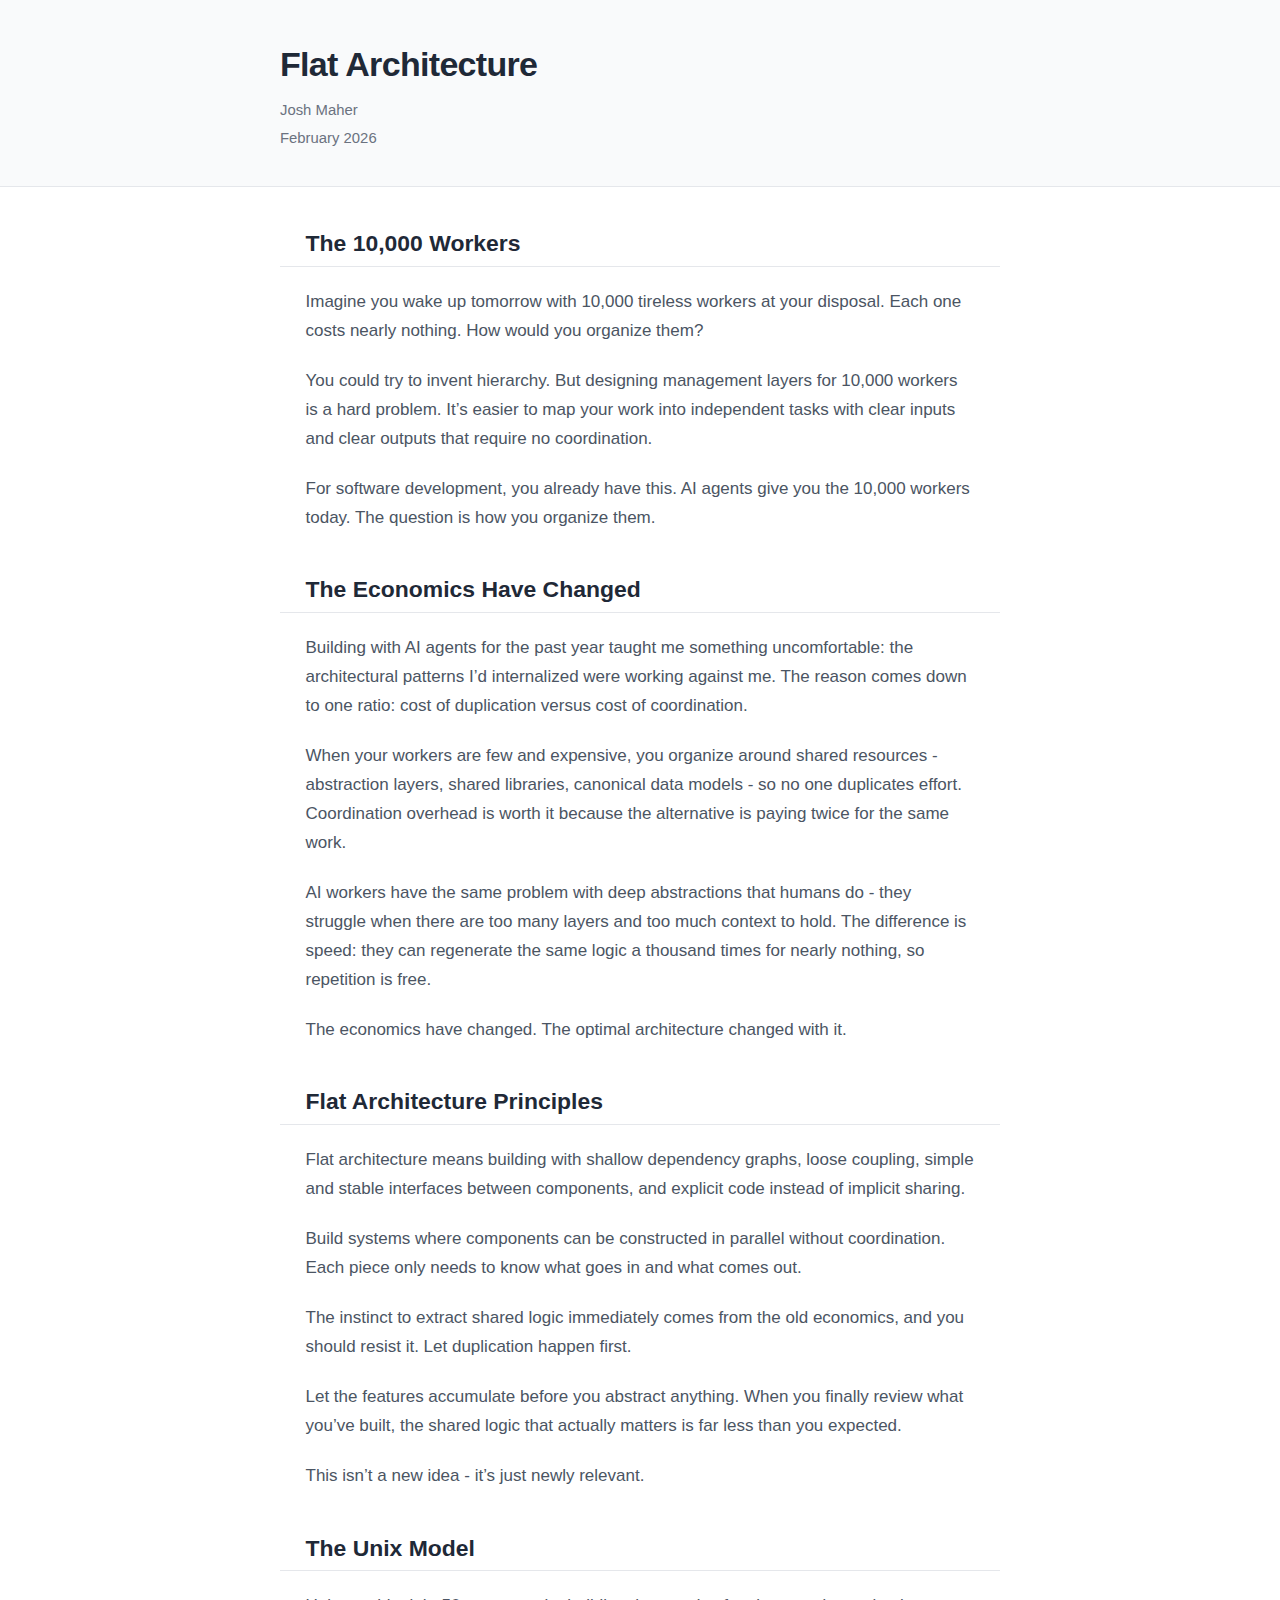
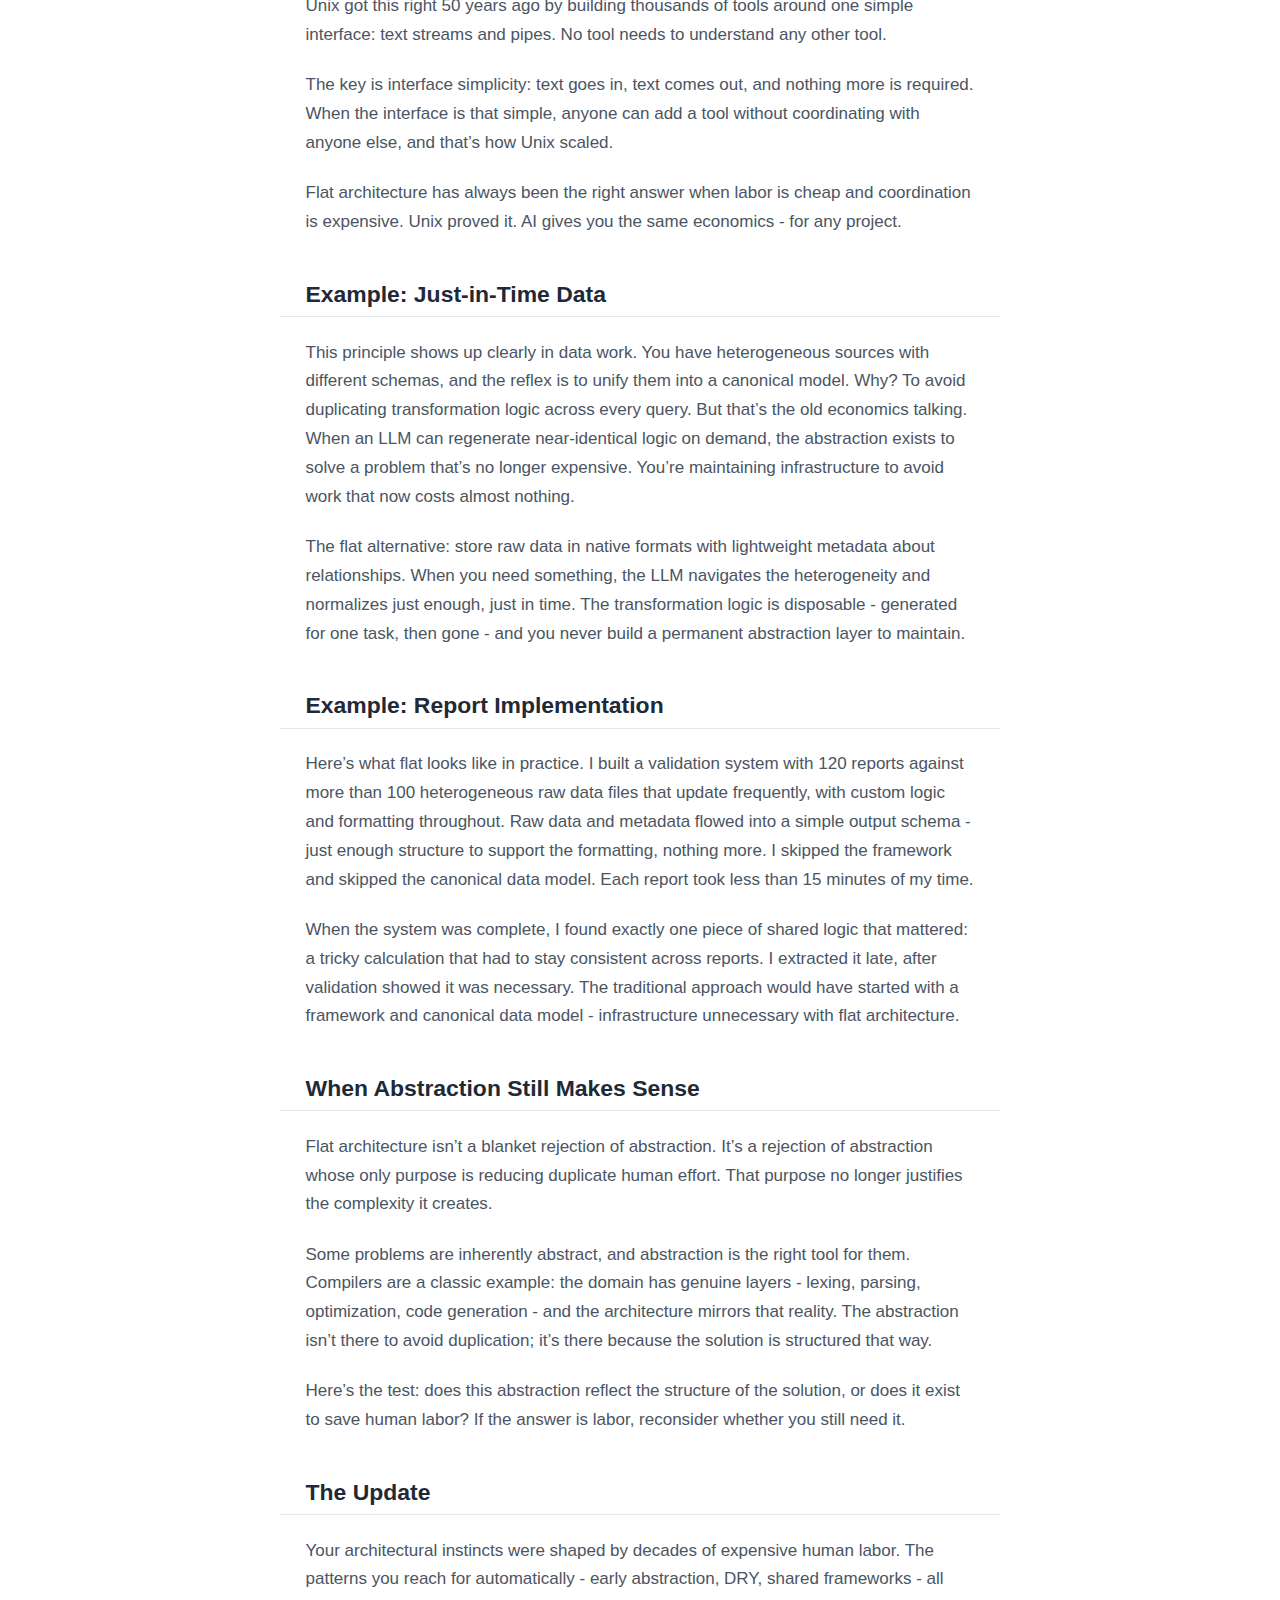
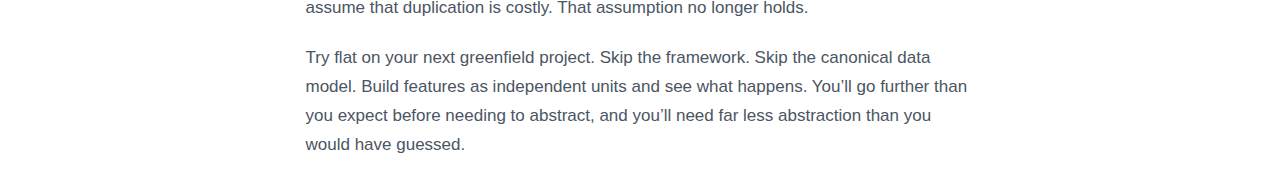
<file: flat-architecture/index.html>
<!DOCTYPE html>
<html xmlns="http://www.w3.org/1999/xhtml" lang="" xml:lang="">
<head>
  <meta charset="utf-8" />
  <meta name="generator" content="pandoc" />
  <meta name="viewport" content="width=device-width, initial-scale=1.0, user-scalable=yes" />
  <meta name="author" content="Josh Maher" />
  <title>Flat Architecture</title>
  <style>
    code{white-space: pre-wrap;}
    span.smallcaps{font-variant: small-caps;}
    span.underline{text-decoration: underline;}
    div.column{display: inline-block; vertical-align: top; width: 50%;}
    div.hanging-indent{margin-left: 1.5em; text-indent: -1.5em;}
    ul.task-list{list-style: none;}
    .display.math{display: block; text-align: center; margin: 0.5rem auto;}
  </style>
  <link rel="stylesheet" href="style.css" />
  <link rel="apple-touch-icon" sizes="180x180" href="/apple-touch-icon.png">
  <link rel="icon" type="image/png" sizes="32x32" href="/favicon-32x32.png">
  <link rel="icon" type="image/png" sizes="16x16" href="/favicon-16x16.png">
  <link rel="manifest" href="/site.webmanifest">
</head>
<body>
<header id="title-block-header">
<h1 class="title">Flat Architecture</h1>
<p class="author">Josh Maher</p>
<p class="date">February 2026</p>
</header>
<h2 id="the-10000-workers">The 10,000 Workers</h2>
<p>Imagine you wake up tomorrow with 10,000 tireless workers at your
disposal. Each one costs nearly nothing. How would you organize
them?</p>
<p>You could try to invent hierarchy. But designing management layers
for 10,000 workers is a hard problem. It’s easier to map your work into
independent tasks with clear inputs and clear outputs that require no
coordination.</p>
<p>For software development, you already have this. AI agents give you
the 10,000 workers today. The question is how you organize them.</p>
<h2 id="the-economics-have-changed">The Economics Have Changed</h2>
<p>Building with AI agents for the past year taught me something
uncomfortable: the architectural patterns I’d internalized were working
against me. The reason comes down to one ratio: cost of duplication
versus cost of coordination.</p>
<p>When your workers are few and expensive, you organize around shared
resources - abstraction layers, shared libraries, canonical data models
- so no one duplicates effort. Coordination overhead is worth it because
the alternative is paying twice for the same work.</p>
<p>AI workers have the same problem with deep abstractions that humans
do - they struggle when there are too many layers and too much context
to hold. The difference is speed: they can regenerate the same logic a
thousand times for nearly nothing, so repetition is free.</p>
<p>The economics have changed. The optimal architecture changed with
it.</p>
<h2 id="flat-architecture-principles">Flat Architecture Principles</h2>
<p>Flat architecture means building with shallow dependency graphs,
loose coupling, simple and stable interfaces between components, and
explicit code instead of implicit sharing.</p>
<p>Build systems where components can be constructed in parallel without
coordination. Each piece only needs to know what goes in and what comes
out.</p>
<p>The instinct to extract shared logic immediately comes from the old
economics, and you should resist it. Let duplication happen first.</p>
<p>Let the features accumulate before you abstract anything. When you
finally review what you’ve built, the shared logic that actually matters
is far less than you expected.</p>
<p>This isn’t a new idea - it’s just newly relevant.</p>
<h2 id="the-unix-model">The Unix Model</h2>
<p>Unix got this right 50 years ago by building thousands of tools
around one simple interface: text streams and pipes. No tool needs to
understand any other tool.</p>
<p>The key is interface simplicity: text goes in, text comes out, and
nothing more is required. When the interface is that simple, anyone can
add a tool without coordinating with anyone else, and that’s how Unix
scaled.</p>
<p>Flat architecture has always been the right answer when labor is
cheap and coordination is expensive. Unix proved it. AI gives you the
same economics - for any project.</p>
<h2 id="example-just-in-time-data">Example: Just-in-Time Data</h2>
<p>This principle shows up clearly in data work. You have heterogeneous
sources with different schemas, and the reflex is to unify them into a
canonical model. Why? To avoid duplicating transformation logic across
every query. But that’s the old economics talking. When an LLM can
regenerate near-identical logic on demand, the abstraction exists to
solve a problem that’s no longer expensive. You’re maintaining
infrastructure to avoid work that now costs almost nothing.</p>
<p>The flat alternative: store raw data in native formats with
lightweight metadata about relationships. When you need something, the
LLM navigates the heterogeneity and normalizes just enough, just in
time. The transformation logic is disposable - generated for one task,
then gone - and you never build a permanent abstraction layer to
maintain.</p>
<h2 id="example-report-implementation">Example: Report
Implementation</h2>
<p>Here’s what flat looks like in practice. I built a validation system
with 120 reports against more than 100 heterogeneous raw data files that
update frequently, with custom logic and formatting throughout. Raw data
and metadata flowed into a simple output schema - just enough structure
to support the formatting, nothing more. I skipped the framework and
skipped the canonical data model. Each report took less than 15 minutes
of my time.</p>
<p>When the system was complete, I found exactly one piece of shared
logic that mattered: a tricky calculation that had to stay consistent
across reports. I extracted it late, after validation showed it was
necessary. The traditional approach would have started with a framework
and canonical data model - infrastructure unnecessary with flat
architecture.</p>
<h2 id="when-abstraction-still-makes-sense">When Abstraction Still Makes
Sense</h2>
<p>Flat architecture isn’t a blanket rejection of abstraction. It’s a
rejection of abstraction whose only purpose is reducing duplicate human
effort. That purpose no longer justifies the complexity it creates.</p>
<p>Some problems are inherently abstract, and abstraction is the right
tool for them. Compilers are a classic example: the domain has genuine
layers - lexing, parsing, optimization, code generation - and the
architecture mirrors that reality. The abstraction isn’t there to avoid
duplication; it’s there because the solution is structured that way.</p>
<p>Here’s the test: does this abstraction reflect the structure of the
solution, or does it exist to save human labor? If the answer is labor,
reconsider whether you still need it.</p>
<h2 id="the-update">The Update</h2>
<p>Your architectural instincts were shaped by decades of expensive
human labor. The patterns you reach for automatically - early
abstraction, DRY, shared frameworks - all assume that duplication is
costly. That assumption no longer holds.</p>
<p>Try flat on your next greenfield project. Skip the framework. Skip
the canonical data model. Build features as independent units and see
what happens. You’ll go further than you expect before needing to
abstract, and you’ll need far less abstraction than you would have
guessed.</p>
</body>
</html>
</file>
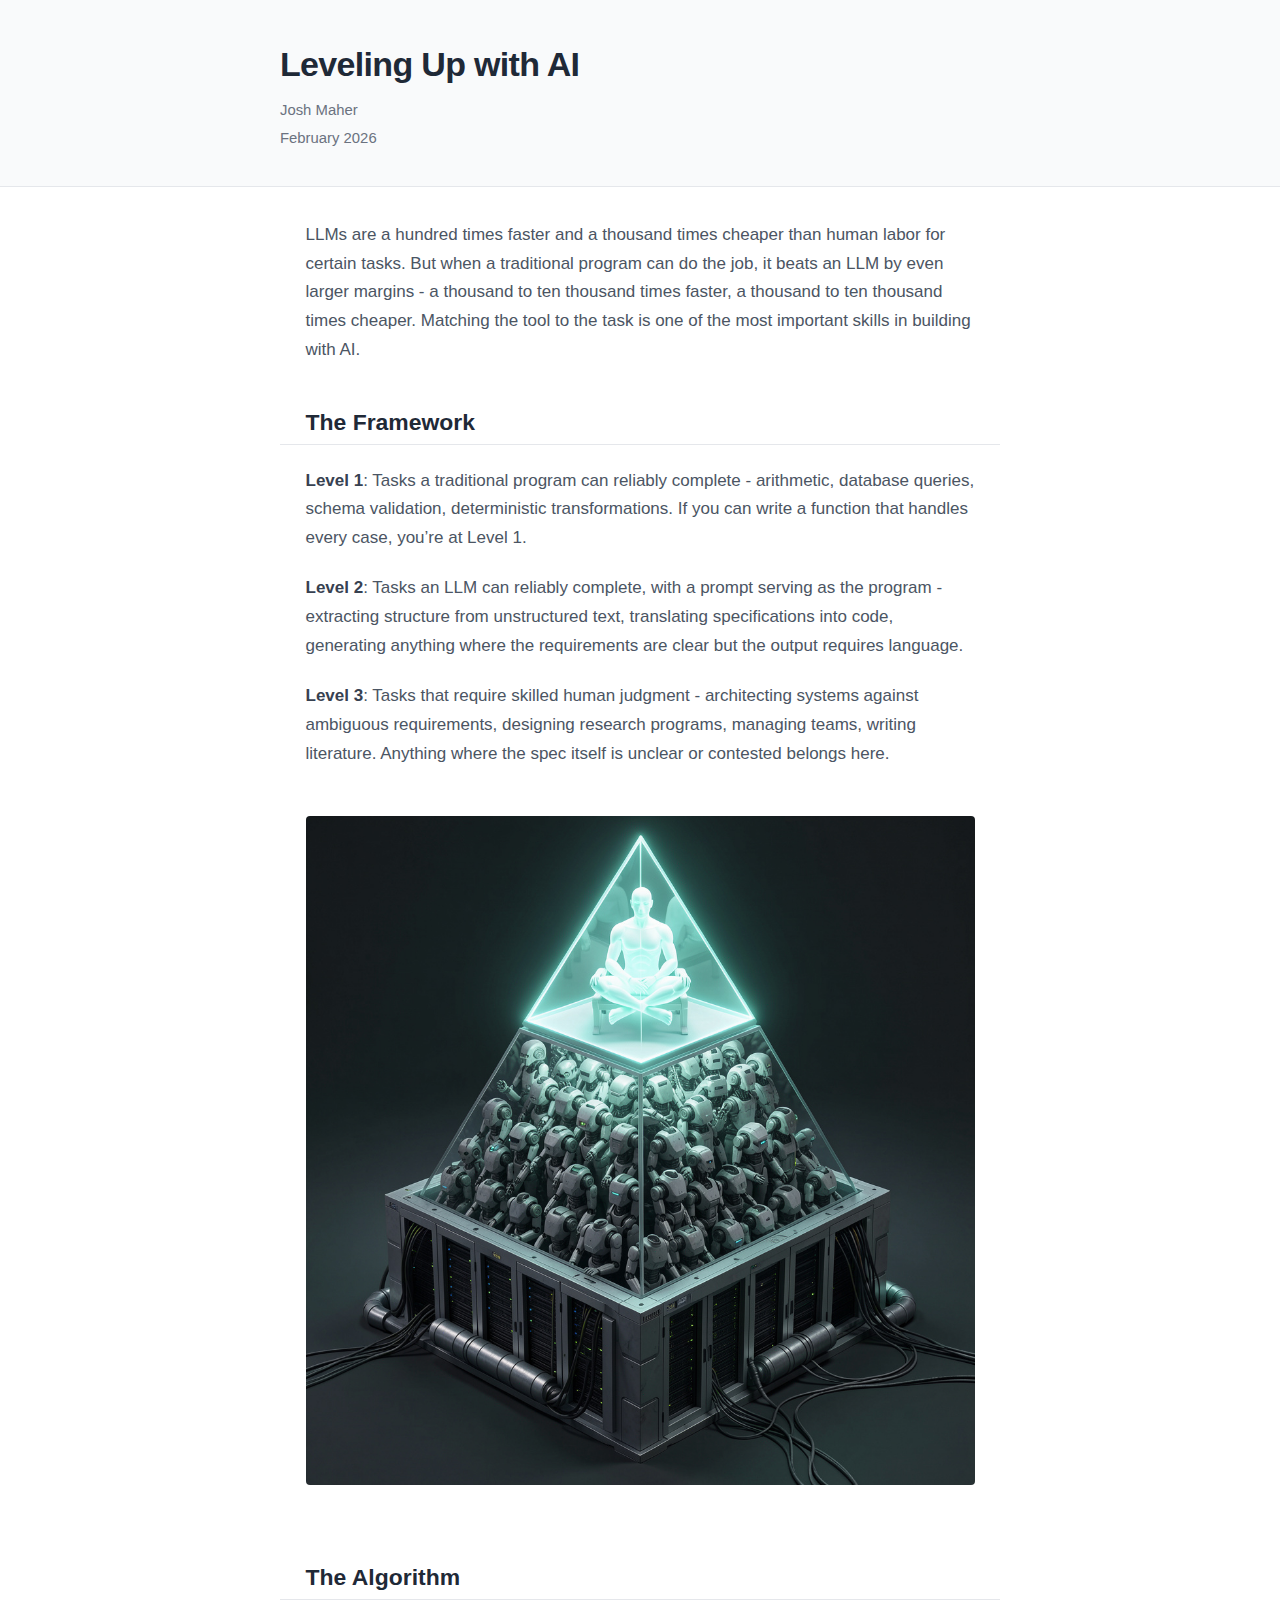
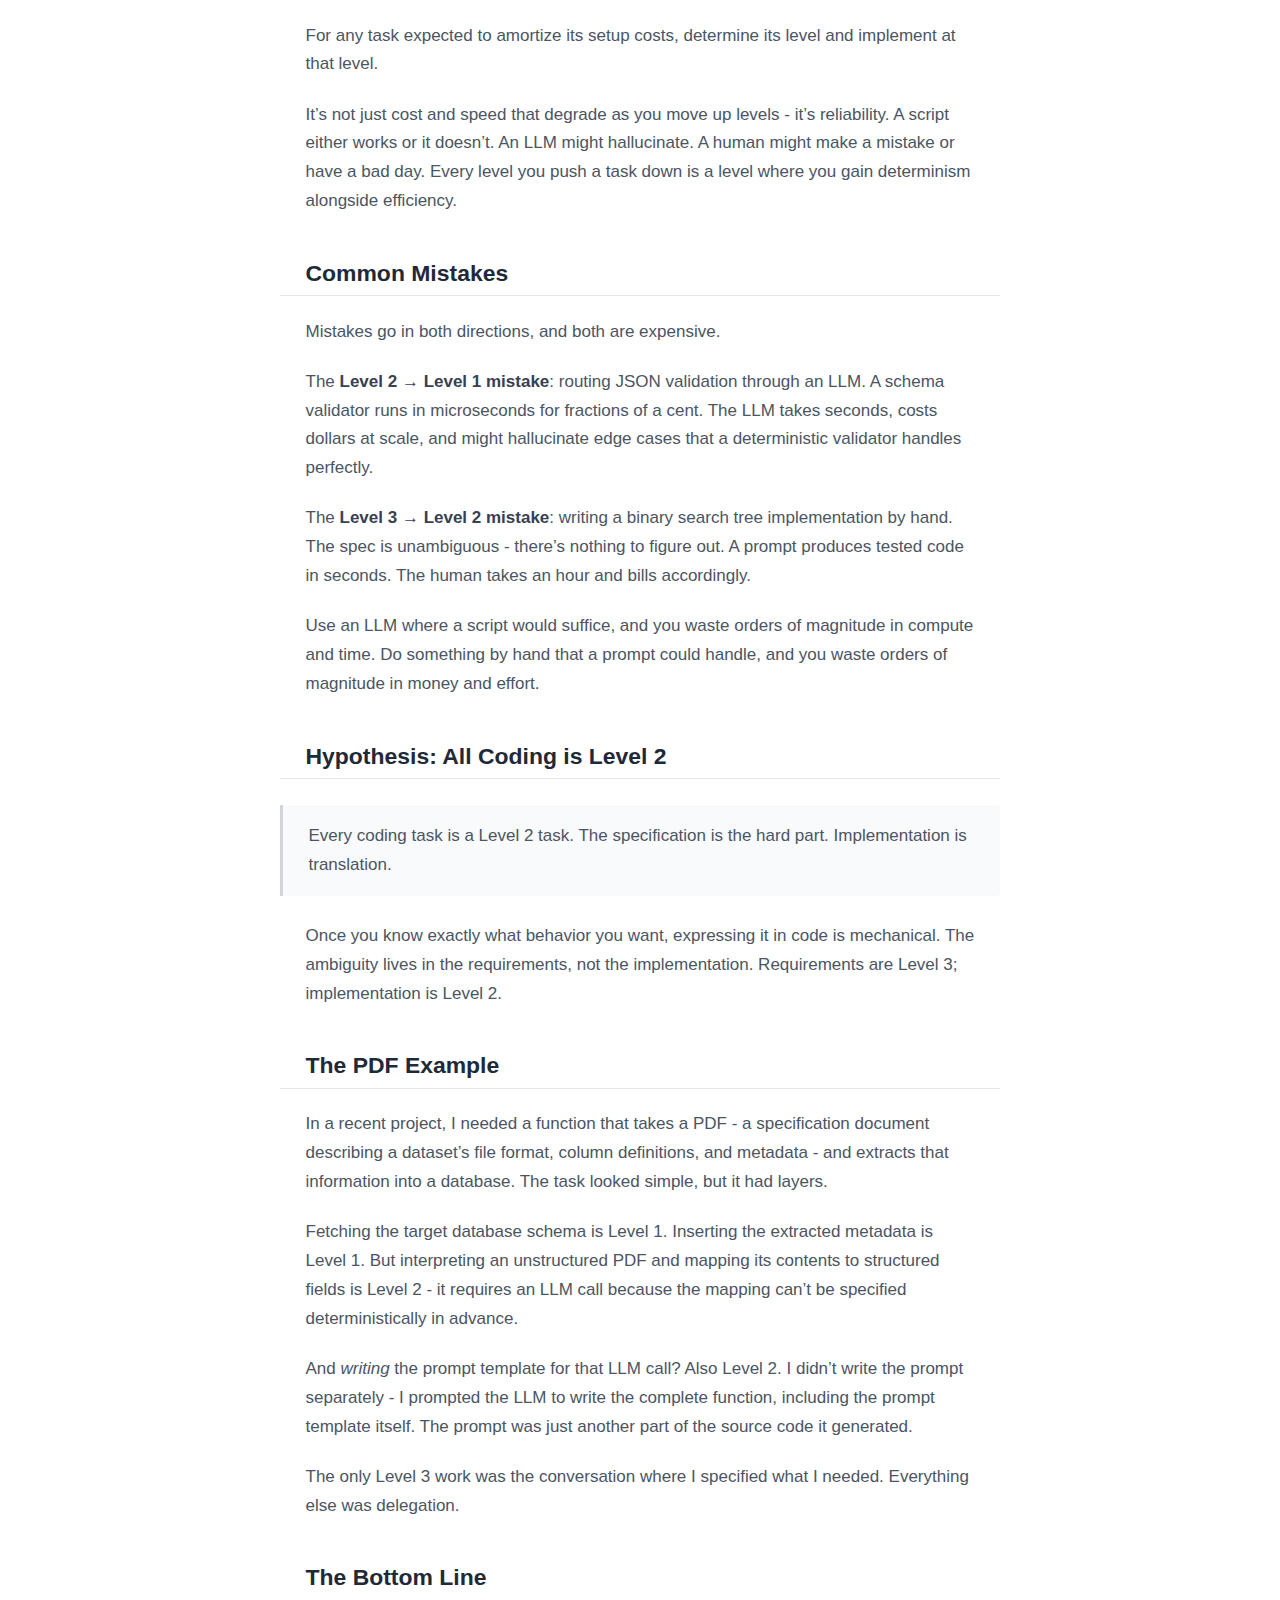
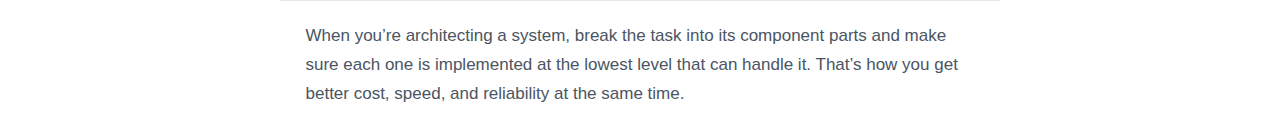
<file: task-levels/index.html>
<!DOCTYPE html>
<html xmlns="http://www.w3.org/1999/xhtml" lang="" xml:lang="">
<head>
  <meta charset="utf-8" />
  <meta name="generator" content="pandoc" />
  <meta name="viewport" content="width=device-width, initial-scale=1.0, user-scalable=yes" />
  <meta name="author" content="Josh Maher" />
  <title>Leveling Up with AI</title>
  <style>
    code{white-space: pre-wrap;}
    span.smallcaps{font-variant: small-caps;}
    span.underline{text-decoration: underline;}
    div.column{display: inline-block; vertical-align: top; width: 50%;}
    div.hanging-indent{margin-left: 1.5em; text-indent: -1.5em;}
    ul.task-list{list-style: none;}
    .display.math{display: block; text-align: center; margin: 0.5rem auto;}
  </style>
  <link rel="stylesheet" href="style.css" />
  <link rel="apple-touch-icon" sizes="180x180" href="/apple-touch-icon.png">
  <link rel="icon" type="image/png" sizes="32x32" href="/favicon-32x32.png">
  <link rel="icon" type="image/png" sizes="16x16" href="/favicon-16x16.png">
  <link rel="manifest" href="/site.webmanifest">
  <script>
      !function(t,e){var o,n,p,r;e.__SV||(window.posthog=e,e._i=[],e.init=function(i,s,a){function g(t,e){var o=e.split(".");2==o.length&&(t=t[o[0]],e=o[1]),t[e]=function(){t.push([e].concat(Array.prototype.slice.call(arguments,0)))}}(p=t.createElement("script")).type="text/javascript",p.async=!0,p.src=s.api_host.replace(".i.posthog.com","-assets.i.posthog.com")+"/static/array.js",(r=t.getElementsByTagName("script")[0]).parentNode.insertBefore(p,r);var u=e;for(void 0!==a?u=e[a]=[]:a="posthog",u.people=u.people||[],u.toString=function(t){var e="posthog";return"posthog"!==a&&(e+="."+a),t||(e+=" (stub)"),e},u.people.toString=function(){return u.toString(1)+".people (stub)"},o="init capture register register_once register_for_session unregister opt_out_capturing has_opted_out_capturing opt_in_capturing reset isFeatureEnabled getFeatureFlag getFeatureFlagPayload reloadFeatureFlags group identify setPersonProperties setPersonPropertiesForFlags resetPersonPropertiesForFlags setGroupPropertiesForFlags resetGroupPropertiesForFlags resetGroups onFeatureFlags addFeatureFlagsHandler onSessionId getSurveys getActiveMatchingSurveys renderSurvey canRenderSurvey getNextSurveyStep".split(" "),n=0;n<o.length;n++)g(u,o[n]);e._i.push([i,s,a])},e.__SV=1)}(document,window.posthog||[]);
      posthog.init('phc_SIb4oGoGDGSABB5q28HXuaUHVE1zIcuMQFDXg1hKwhU', {
          api_host: 'https://us.i.posthog.com',
          defaults: '2026-01-30'
      })
  </script>
</head>
<body>
<header id="title-block-header">
<h1 class="title">Leveling Up with AI</h1>
<p class="author">Josh Maher</p>
<p class="date">February 2026</p>
</header>
<p>LLMs are a hundred times faster and a thousand times cheaper than
human labor for certain tasks. But when a traditional program can do the
job, it beats an LLM by even larger margins - a thousand to ten thousand
times faster, a thousand to ten thousand times cheaper. Matching the
tool to the task is one of the most important skills in building with
AI.</p>
<h2 id="the-framework">The Framework</h2>
<p><strong>Level 1</strong>: Tasks a traditional program can reliably
complete - arithmetic, database queries, schema validation,
deterministic transformations. If you can write a function that handles
every case, you’re at Level 1.</p>
<p><strong>Level 2</strong>: Tasks an LLM can reliably complete, with a
prompt serving as the program - extracting structure from unstructured
text, translating specifications into code, generating anything where
the requirements are clear but the output requires language.</p>
<p><strong>Level 3</strong>: Tasks that require skilled human judgment -
architecting systems against ambiguous requirements, designing research
programs, managing teams, writing literature. Anything where the spec
itself is unclear or contested belongs here.</p>
<p><img src="levels.png" /></p>
<h2 id="the-algorithm">The Algorithm</h2>
<p>For any task expected to amortize its setup costs, determine its
level and implement at that level.</p>
<p>It’s not just cost and speed that degrade as you move up levels -
it’s reliability. A script either works or it doesn’t. An LLM might
hallucinate. A human might make a mistake or have a bad day. Every level
you push a task down is a level where you gain determinism alongside
efficiency.</p>
<h2 id="common-mistakes">Common Mistakes</h2>
<p>Mistakes go in both directions, and both are expensive.</p>
<p>The <strong>Level 2 → Level 1 mistake</strong>: routing JSON
validation through an LLM. A schema validator runs in microseconds for
fractions of a cent. The LLM takes seconds, costs dollars at scale, and
might hallucinate edge cases that a deterministic validator handles
perfectly.</p>
<p>The <strong>Level 3 → Level 2 mistake</strong>: writing a binary
search tree implementation by hand. The spec is unambiguous - there’s
nothing to figure out. A prompt produces tested code in seconds. The
human takes an hour and bills accordingly.</p>
<p>Use an LLM where a script would suffice, and you waste orders of
magnitude in compute and time. Do something by hand that a prompt could
handle, and you waste orders of magnitude in money and effort.</p>
<h2 id="hypothesis-all-coding-is-level-2">Hypothesis: All Coding is
Level 2</h2>
<blockquote>
<p>Every coding task is a Level 2 task. The specification is the hard
part. Implementation is translation.</p>
</blockquote>
<p>Once you know exactly what behavior you want, expressing it in code
is mechanical. The ambiguity lives in the requirements, not the
implementation. Requirements are Level 3; implementation is Level 2.</p>
<h2 id="the-pdf-example">The PDF Example</h2>
<p>In a recent project, I needed a function that takes a PDF - a
specification document describing a dataset’s file format, column
definitions, and metadata - and extracts that information into a
database. The task looked simple, but it had layers.</p>
<p>Fetching the target database schema is Level 1. Inserting the
extracted metadata is Level 1. But interpreting an unstructured PDF and
mapping its contents to structured fields is Level 2 - it requires an
LLM call because the mapping can’t be specified deterministically in
advance.</p>
<p>And <em>writing</em> the prompt template for that LLM call? Also
Level 2. I didn’t write the prompt separately - I prompted the LLM to
write the complete function, including the prompt template itself. The
prompt was just another part of the source code it generated.</p>
<p>The only Level 3 work was the conversation where I specified what I
needed. Everything else was delegation.</p>
<h2 id="the-bottom-line">The Bottom Line</h2>
<p>When you’re architecting a system, break the task into its component
parts and make sure each one is implemented at the lowest level that can
handle it. That’s how you get better cost, speed, and reliability at the
same time.</p>
</body>
</html>
</file>
<file: style.css>
/* Article theme - soft grey palette */
:root {
  --grey-900: #111827;
  --grey-800: #1f2937;
  --grey-700: #374151;
  --grey-600: #4b5563;
  --grey-500: #6b7280;
  --grey-400: #9ca3af;
  --grey-300: #d1d5db;
  --grey-200: #e5e7eb;
  --grey-100: #f3f4f6;
  --grey-50: #f9fafb;
}

* {
  box-sizing: border-box;
}

html {
  font-size: 17px;
  -webkit-font-smoothing: antialiased;
}

body {
  margin: 0;
  padding: 0;
  font-family: -apple-system, BlinkMacSystemFont, "Segoe UI", Roboto, sans-serif;
  line-height: 1.7;
  color: var(--grey-700);
  background: white;
}

/* Header - light and subtle */
header {
  background: var(--grey-50);
  border-bottom: 1px solid var(--grey-200);
  padding: 2.5rem 1.5rem 2rem;
  margin-bottom: 2rem;
}

header h1 {
  max-width: 720px;
  margin: 0 auto 0.75rem;
  font-size: 2rem;
  font-weight: 600;
  letter-spacing: -0.02em;
  line-height: 1.25;
  color: var(--grey-800);
}

header .author,
header .date {
  max-width: 720px;
  margin: 0 auto;
  display: block;
  color: var(--grey-500);
  font-size: 0.875rem;
}

header .author {
  margin-bottom: 0.2rem;
}

/* Content wrapper for pandoc output */
body > *:not(header) {
  max-width: 720px;
  margin-left: auto;
  margin-right: auto;
  padding-left: 1.5rem;
  padding-right: 1.5rem;
}

body > header {
  max-width: none;
  padding-left: 1.5rem;
  padding-right: 1.5rem;
}

/* Typography */
h1, h2, h3, h4 {
  color: var(--grey-800);
  font-weight: 600;
  line-height: 1.3;
}

h1 {
  font-size: 2rem;
  margin: 2.5rem auto 1rem;
}

h2 {
  font-size: 1.35rem;
  margin-top: 2.5rem;
  margin-bottom: 1rem;
  padding-bottom: 0.4rem;
  border-bottom: 1px solid var(--grey-200);
}

h3 {
  font-size: 1.1rem;
  margin-top: 1.75rem;
  color: var(--grey-700);
}

p {
  margin: 1.25rem auto;
  color: var(--grey-600);
}

/* Links */
a {
  color: var(--grey-700);
  text-decoration: underline;
  text-decoration-color: var(--grey-300);
  text-underline-offset: 2px;
  transition: text-decoration-color 0.15s;
}

a:hover {
  text-decoration-color: var(--grey-600);
}

/* Code */
code {
  font-family: "SF Mono", "Fira Code", Consolas, monospace;
  font-size: 0.85em;
  background: var(--grey-100);
  color: var(--grey-700);
  padding: 0.15em 0.4em;
  border-radius: 3px;
}

pre {
  background: var(--grey-50);
  border: 1px solid var(--grey-200);
  border-radius: 5px;
  padding: 1.25rem 1.5rem;
  overflow-x: auto;
  margin: 1.5rem auto;
}

pre code {
  background: none;
  padding: 0;
  font-size: 0.8rem;
  line-height: 1.6;
}

/* Blockquotes */
blockquote {
  margin: 1.5rem auto;
  padding: 1rem 1.25rem;
  background: var(--grey-50);
  border-left: 3px solid var(--grey-300);
  border-radius: 0 4px 4px 0;
  color: var(--grey-600);
}

blockquote p {
  margin: 0;
  padding: 0;
}

/* Lists */
ul, ol {
  margin: 1.25rem auto;
  padding-left: 1.5rem;
  color: var(--grey-600);
}

li {
  margin: 0.5rem 0;
}

li > ul, li > ol {
  margin: 0.25rem 0;
}

/* Horizontal rule */
hr {
  border: none;
  border-top: 1px solid var(--grey-200);
  margin: 2.5rem auto;
}

/* Images */
img {
  max-width: 100%;
  height: auto;
  border-radius: 4px;
  margin: 1.5rem 0;
}

/* Tables */
table {
  width: 100%;
  border-collapse: collapse;
  margin: 1.5rem auto;
  font-size: 0.95rem;
}

th, td {
  padding: 0.65rem 0.9rem;
  text-align: left;
  border-bottom: 1px solid var(--grey-200);
}

th {
  font-weight: 600;
  color: var(--grey-700);
  background: var(--grey-50);
}

tr:hover {
  background: var(--grey-50);
}

/* Strong */
strong {
  font-weight: 600;
  color: var(--grey-700);
}

/* Selection */
::selection {
  background: var(--grey-200);
}

/* Responsive */
@media (max-width: 600px) {
  html {
    font-size: 16px;
  }

  header {
    padding: 2rem 1rem 1.5rem;
  }

  header h1 {
    font-size: 1.65rem;
  }

  body > *:not(header) {
    padding-left: 1rem;
    padding-right: 1rem;
  }
}

/* Print */
@media print {
  header {
    background: none;
    border-bottom: 1px solid var(--grey-300);
  }

  pre {
    border-color: var(--grey-300);
  }
}
</file>
<file: flat-architecture/style.css>
/* Article theme - soft grey palette */
:root {
  --grey-900: #111827;
  --grey-800: #1f2937;
  --grey-700: #374151;
  --grey-600: #4b5563;
  --grey-500: #6b7280;
  --grey-400: #9ca3af;
  --grey-300: #d1d5db;
  --grey-200: #e5e7eb;
  --grey-100: #f3f4f6;
  --grey-50: #f9fafb;
}

* {
  box-sizing: border-box;
}

html {
  font-size: 17px;
  -webkit-font-smoothing: antialiased;
}

body {
  margin: 0;
  padding: 0;
  font-family: -apple-system, BlinkMacSystemFont, "Segoe UI", Roboto, sans-serif;
  line-height: 1.7;
  color: var(--grey-700);
  background: white;
}

/* Header - light and subtle */
header {
  background: var(--grey-50);
  border-bottom: 1px solid var(--grey-200);
  padding: 2.5rem 1.5rem 2rem;
  margin-bottom: 2rem;
}

header h1 {
  max-width: 720px;
  margin: 0 auto 0.75rem;
  font-size: 2rem;
  font-weight: 600;
  letter-spacing: -0.02em;
  line-height: 1.25;
  color: var(--grey-800);
}

header .author,
header .date {
  max-width: 720px;
  margin: 0 auto;
  display: block;
  color: var(--grey-500);
  font-size: 0.875rem;
}

header .author {
  margin-bottom: 0.2rem;
}

/* Content wrapper for pandoc output */
body > *:not(header) {
  max-width: 720px;
  margin-left: auto;
  margin-right: auto;
  padding-left: 1.5rem;
  padding-right: 1.5rem;
}

body > header {
  max-width: none;
  padding-left: 1.5rem;
  padding-right: 1.5rem;
}

/* Typography */
h1, h2, h3, h4 {
  color: var(--grey-800);
  font-weight: 600;
  line-height: 1.3;
}

h1 {
  font-size: 2rem;
  margin: 2.5rem auto 1rem;
}

h2 {
  font-size: 1.35rem;
  margin-top: 2.5rem;
  margin-bottom: 1rem;
  padding-bottom: 0.4rem;
  border-bottom: 1px solid var(--grey-200);
}

h3 {
  font-size: 1.1rem;
  margin-top: 1.75rem;
  color: var(--grey-700);
}

p {
  margin: 1.25rem auto;
  color: var(--grey-600);
}

/* Links */
a {
  color: var(--grey-700);
  text-decoration: underline;
  text-decoration-color: var(--grey-300);
  text-underline-offset: 2px;
  transition: text-decoration-color 0.15s;
}

a:hover {
  text-decoration-color: var(--grey-600);
}

/* Code */
code {
  font-family: "SF Mono", "Fira Code", Consolas, monospace;
  font-size: 0.85em;
  background: var(--grey-100);
  color: var(--grey-700);
  padding: 0.15em 0.4em;
  border-radius: 3px;
}

pre {
  background: var(--grey-50);
  border: 1px solid var(--grey-200);
  border-radius: 5px;
  padding: 1.25rem 1.5rem;
  overflow-x: auto;
  margin: 1.5rem auto;
}

pre code {
  background: none;
  padding: 0;
  font-size: 0.8rem;
  line-height: 1.6;
}

/* Blockquotes */
blockquote {
  margin: 1.5rem auto;
  padding: 1rem 1.25rem;
  background: var(--grey-50);
  border-left: 3px solid var(--grey-300);
  border-radius: 0 4px 4px 0;
  color: var(--grey-600);
}

blockquote p {
  margin: 0;
  padding: 0;
}

/* Lists */
ul, ol {
  margin: 1.25rem auto;
  padding-left: 1.5rem;
  color: var(--grey-600);
}

li {
  margin: 0.5rem 0;
}

li > ul, li > ol {
  margin: 0.25rem 0;
}

/* Horizontal rule */
hr {
  border: none;
  border-top: 1px solid var(--grey-200);
  margin: 2.5rem auto;
}

/* Images */
img {
  max-width: 100%;
  height: auto;
  border-radius: 4px;
  margin: 1.5rem 0;
}

/* Tables */
table {
  width: 100%;
  border-collapse: collapse;
  margin: 1.5rem auto;
  font-size: 0.95rem;
}

th, td {
  padding: 0.65rem 0.9rem;
  text-align: left;
  border-bottom: 1px solid var(--grey-200);
}

th {
  font-weight: 600;
  color: var(--grey-700);
  background: var(--grey-50);
}

tr:hover {
  background: var(--grey-50);
}

/* Strong */
strong {
  font-weight: 600;
  color: var(--grey-700);
}

/* Selection */
::selection {
  background: var(--grey-200);
}

/* Responsive */
@media (max-width: 600px) {
  html {
    font-size: 16px;
  }

  header {
    padding: 2rem 1rem 1.5rem;
  }

  header h1 {
    font-size: 1.65rem;
  }

  body > *:not(header) {
    padding-left: 1rem;
    padding-right: 1rem;
  }
}

/* Print */
@media print {
  header {
    background: none;
    border-bottom: 1px solid var(--grey-300);
  }

  pre {
    border-color: var(--grey-300);
  }
}
</file>
<file: task-levels/style.css>
/* Article theme - soft grey palette */
:root {
  --grey-900: #111827;
  --grey-800: #1f2937;
  --grey-700: #374151;
  --grey-600: #4b5563;
  --grey-500: #6b7280;
  --grey-400: #9ca3af;
  --grey-300: #d1d5db;
  --grey-200: #e5e7eb;
  --grey-100: #f3f4f6;
  --grey-50: #f9fafb;
}

* {
  box-sizing: border-box;
}

html {
  font-size: 17px;
  -webkit-font-smoothing: antialiased;
}

body {
  margin: 0;
  padding: 0;
  font-family: -apple-system, BlinkMacSystemFont, "Segoe UI", Roboto, sans-serif;
  line-height: 1.7;
  color: var(--grey-700);
  background: white;
}

/* Header - light and subtle */
header {
  background: var(--grey-50);
  border-bottom: 1px solid var(--grey-200);
  padding: 2.5rem 1.5rem 2rem;
  margin-bottom: 2rem;
}

header h1 {
  max-width: 720px;
  margin: 0 auto 0.75rem;
  font-size: 2rem;
  font-weight: 600;
  letter-spacing: -0.02em;
  line-height: 1.25;
  color: var(--grey-800);
}

header .author,
header .date {
  max-width: 720px;
  margin: 0 auto;
  display: block;
  color: var(--grey-500);
  font-size: 0.875rem;
}

header .author {
  margin-bottom: 0.2rem;
}

/* Content wrapper for pandoc output */
body > *:not(header) {
  max-width: 720px;
  margin-left: auto;
  margin-right: auto;
  padding-left: 1.5rem;
  padding-right: 1.5rem;
}

body > header {
  max-width: none;
  padding-left: 1.5rem;
  padding-right: 1.5rem;
}

/* Typography */
h1, h2, h3, h4 {
  color: var(--grey-800);
  font-weight: 600;
  line-height: 1.3;
}

h1 {
  font-size: 2rem;
  margin: 2.5rem auto 1rem;
}

h2 {
  font-size: 1.35rem;
  margin-top: 2.5rem;
  margin-bottom: 1rem;
  padding-bottom: 0.4rem;
  border-bottom: 1px solid var(--grey-200);
}

h3 {
  font-size: 1.1rem;
  margin-top: 1.75rem;
  color: var(--grey-700);
}

p {
  margin: 1.25rem auto;
  color: var(--grey-600);
}

/* Links */
a {
  color: var(--grey-700);
  text-decoration: underline;
  text-decoration-color: var(--grey-300);
  text-underline-offset: 2px;
  transition: text-decoration-color 0.15s;
}

a:hover {
  text-decoration-color: var(--grey-600);
}

/* Code */
code {
  font-family: "SF Mono", "Fira Code", Consolas, monospace;
  font-size: 0.85em;
  background: var(--grey-100);
  color: var(--grey-700);
  padding: 0.15em 0.4em;
  border-radius: 3px;
}

pre {
  background: var(--grey-50);
  border: 1px solid var(--grey-200);
  border-radius: 5px;
  padding: 1.25rem 1.5rem;
  overflow-x: auto;
  margin: 1.5rem auto;
}

pre code {
  background: none;
  padding: 0;
  font-size: 0.8rem;
  line-height: 1.6;
}

/* Blockquotes */
blockquote {
  margin: 1.5rem auto;
  padding: 1rem 1.25rem;
  background: var(--grey-50);
  border-left: 3px solid var(--grey-300);
  border-radius: 0 4px 4px 0;
  color: var(--grey-600);
}

blockquote p {
  margin: 0;
  padding: 0;
}

/* Lists */
ul, ol {
  margin: 1.25rem auto;
  padding-left: 1.5rem;
  color: var(--grey-600);
}

li {
  margin: 0.5rem 0;
}

li > ul, li > ol {
  margin: 0.25rem 0;
}

/* Horizontal rule */
hr {
  border: none;
  border-top: 1px solid var(--grey-200);
  margin: 2.5rem auto;
}

/* Images */
img {
  max-width: 100%;
  height: auto;
  border-radius: 4px;
  margin: 1.5rem 0;
}

/* Tables */
table {
  width: 100%;
  border-collapse: collapse;
  margin: 1.5rem auto;
  font-size: 0.95rem;
}

th, td {
  padding: 0.65rem 0.9rem;
  text-align: left;
  border-bottom: 1px solid var(--grey-200);
}

th {
  font-weight: 600;
  color: var(--grey-700);
  background: var(--grey-50);
}

tr:hover {
  background: var(--grey-50);
}

/* Strong */
strong {
  font-weight: 600;
  color: var(--grey-700);
}

/* Selection */
::selection {
  background: var(--grey-200);
}

/* Responsive */
@media (max-width: 600px) {
  html {
    font-size: 16px;
  }

  header {
    padding: 2rem 1rem 1.5rem;
  }

  header h1 {
    font-size: 1.65rem;
  }

  body > *:not(header) {
    padding-left: 1rem;
    padding-right: 1rem;
  }
}

/* Print */
@media print {
  header {
    background: none;
    border-bottom: 1px solid var(--grey-300);
  }

  pre {
    border-color: var(--grey-300);
  }
}
</file>
